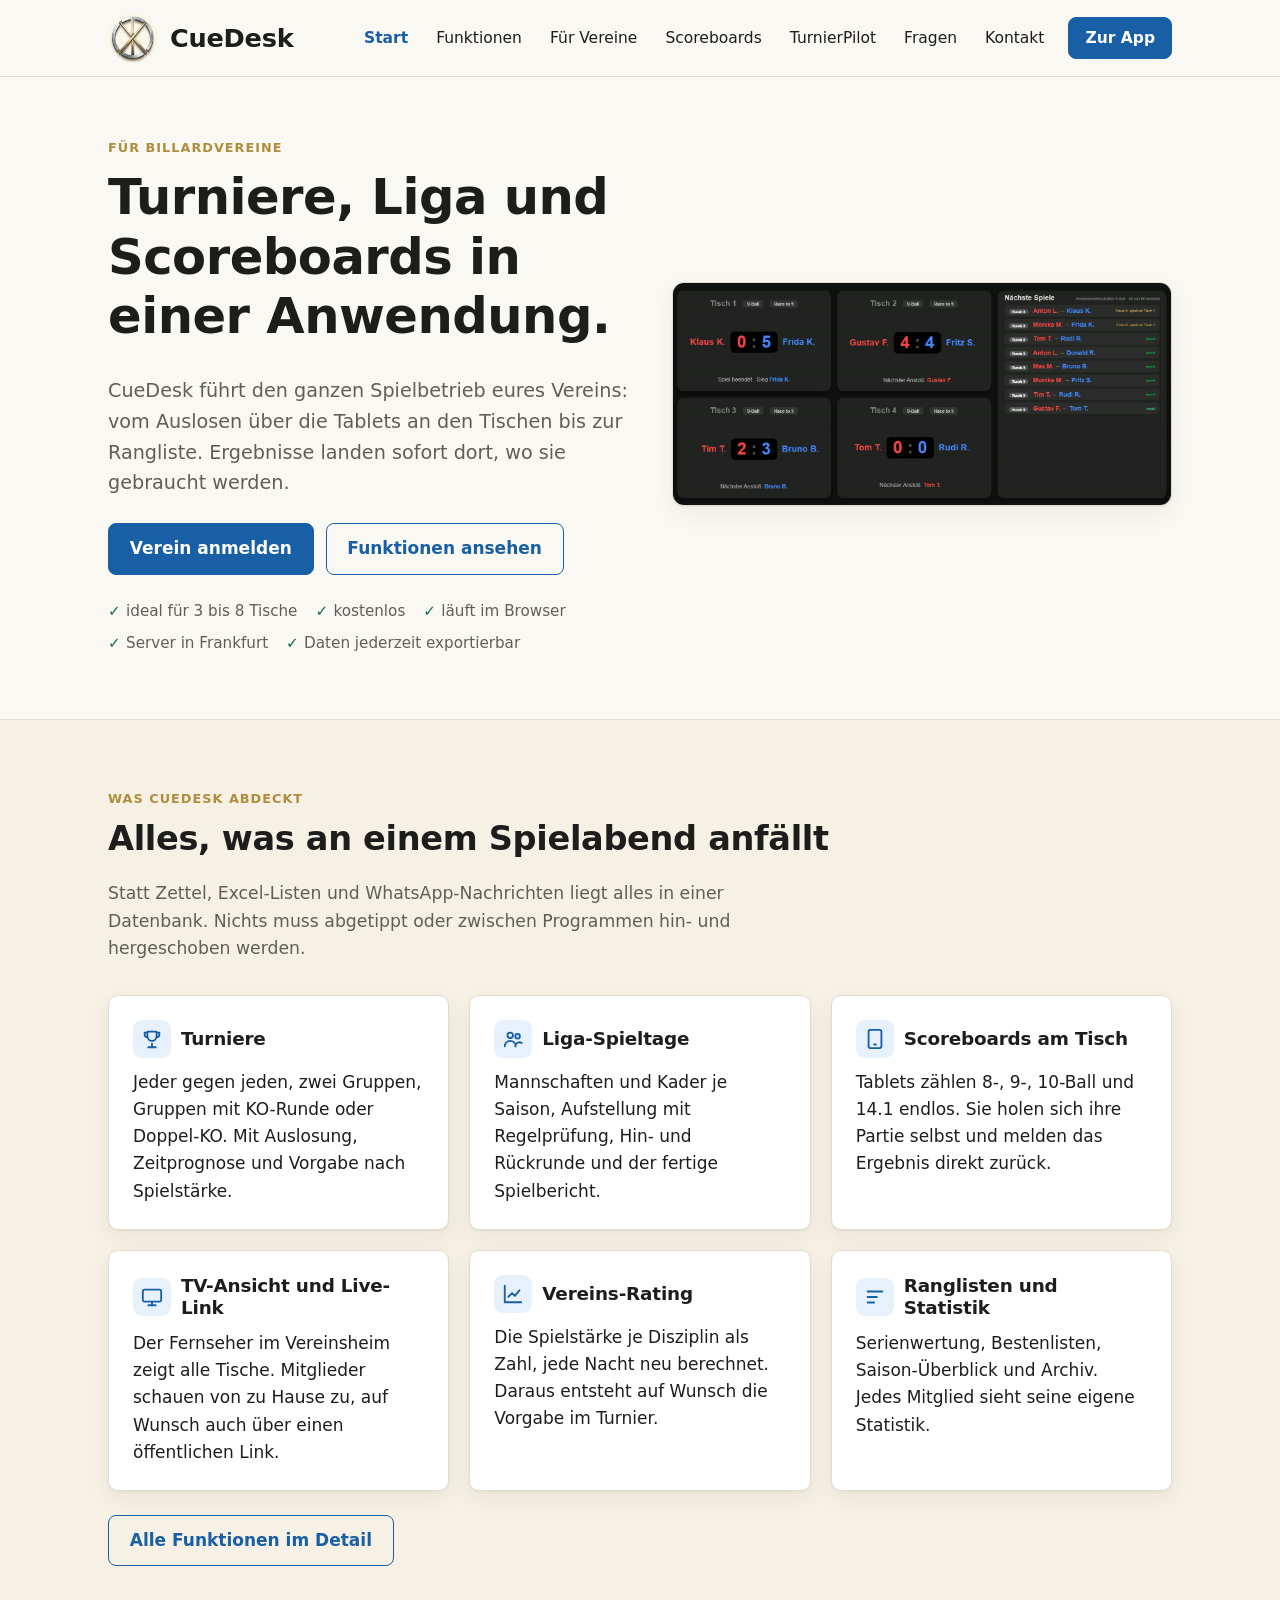
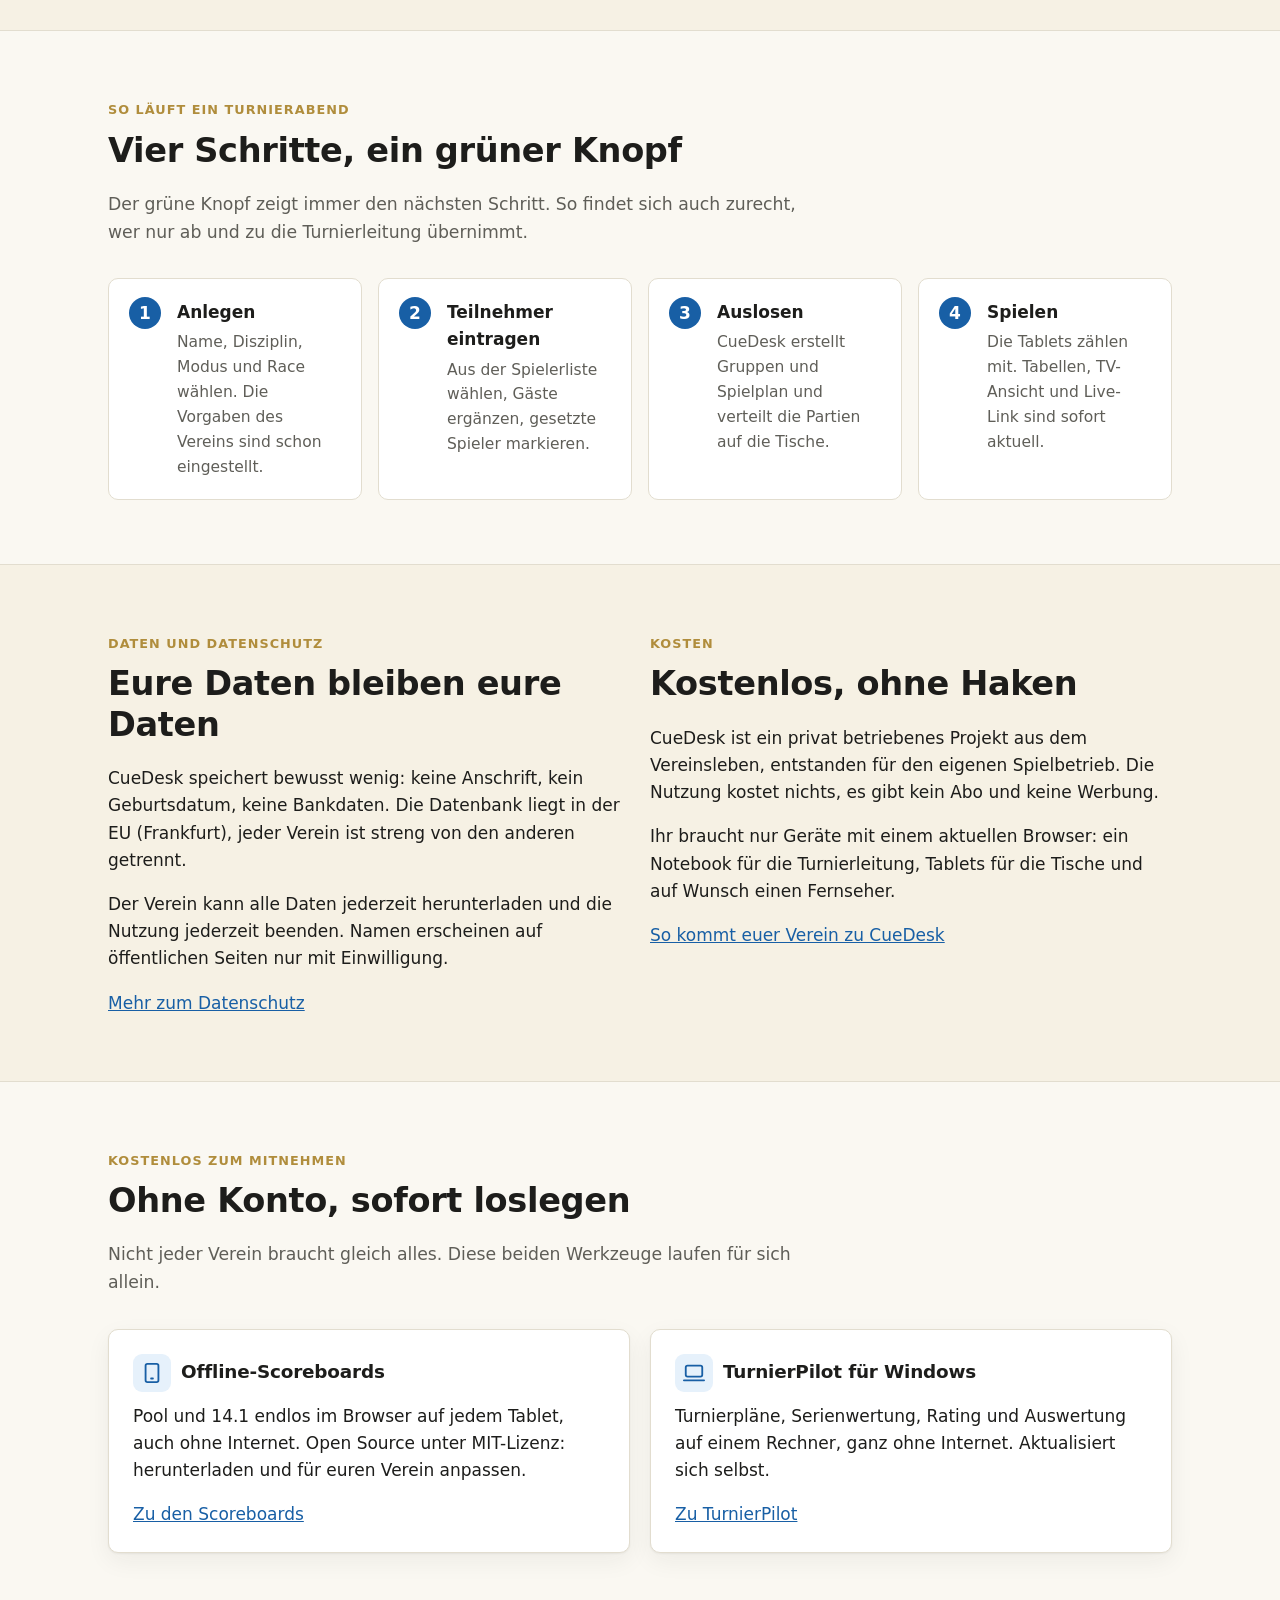
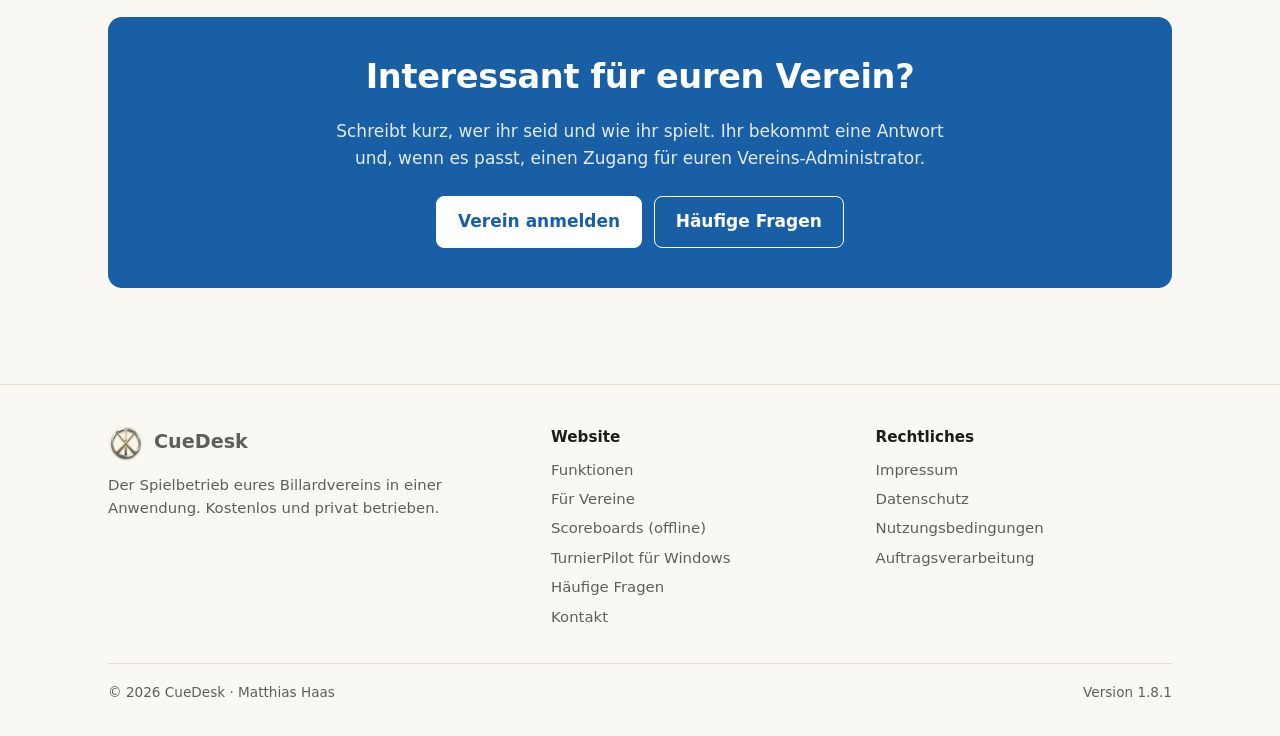
<file: index.html>
<!doctype html>
<html lang="de">
<head>
  <meta charset="utf-8">
  <meta name="viewport" content="width=device-width, initial-scale=1">
  <title>CueDesk – Turniere, Liga und Scoreboards für Billardvereine</title>
  <meta name="description" content="CueDesk führt den Spielbetrieb von Billardvereinen: Turniere, Liga-Spieltage, Scoreboards an den Tischen, TV-Ansicht, Live-Link, Vereins-Rating und Statistik. Kostenlos, im Browser.">
  <meta property="og:title" content="CueDesk – Turniere, Liga und Scoreboards für Billardvereine">
  <meta property="og:description" content="CueDesk führt den Spielbetrieb von Billardvereinen: Turniere, Liga-Spieltage, Scoreboards an den Tischen, TV-Ansicht, Live-Link, Vereins-Rating und Statistik. Kostenlos, im Browser.">
  <meta property="og:image" content="https://www.cuedesk.de/bilder/icon-192.png">
  <meta property="og:locale" content="de_DE">
  <meta name="theme-color" content="#f6f1e4">
  <link rel="icon" type="image/png" sizes="32x32" href="bilder/favicon-32.png">
  <link rel="icon" type="image/png" sizes="48x48" href="bilder/favicon-48.png">
  <link rel="apple-touch-icon" href="bilder/apple-touch-icon.png">
  <link rel="stylesheet" href="assets/stil.css">
</head>
<body>
  <header class="kopf">
    <div class="huelle">
      <a class="marke" href="index.html"><img src="bilder/icon-192.png" alt="" width="36" height="36">CueDesk</a>
      <button class="menue-knopf" type="button" aria-expanded="false" aria-controls="navi">Menü</button>
      <nav class="navi" id="navi" aria-label="Hauptmenü">
        <a href="index.html">Start</a>
        <a href="funktionen.html">Funktionen</a>
        <a href="fuer-vereine.html">Für Vereine</a>
        <a href="scoreboards.html">Scoreboards</a>
        <a href="turnierpilot.html">TurnierPilot</a>
        <a href="fragen.html">Fragen</a>
        <a href="kontakt.html">Kontakt</a>
        <a class="knopf" href="https://app.cuedesk.de">Zur App</a>
      </nav>
    </div>
  </header>

  <main>
    <section class="buehne">
      <div class="huelle">
        <div>
          <span class="dachzeile">Für Billardvereine</span>
          <h1>Turniere, Liga und Scoreboards in einer Anwendung.</h1>
          <p class="unterzeile">CueDesk führt den ganzen Spielbetrieb eures Vereins: vom Auslosen über die Tablets an den Tischen bis zur Rangliste. Ergebnisse landen sofort dort, wo sie gebraucht werden.</p>
          <div class="knopfreihe">
            <a class="knopf" href="kontakt.html">Verein anmelden</a>
            <a class="knopf zweit" href="funktionen.html">Funktionen ansehen</a>
          </div>
          <ul class="merkmale-kurz">
            <li>ideal für 3 bis 8 Tische</li>
            <li>kostenlos</li>
            <li>läuft im Browser</li>
            <li>Server in Frankfurt</li>
            <li>Daten jederzeit exportierbar</li>
          </ul>
        </div>
        <figure class="bildschirm" style="margin:0"><img src="bilder/cuedesk/live-tische.jpg" width="1432" height="639" alt="TV-Ansicht in CueDesk: vier Tische mit Spielstand und die Liste der nächsten Spiele"></figure>
      </div>
    </section>

    <section class="abschnitt getoent">
      <div class="huelle">
        <span class="dachzeile">Was CueDesk abdeckt</span>
        <h2>Alles, was an einem Spielabend anfällt</h2>
        <p class="einleitung">Statt Zettel, Excel-Listen und WhatsApp-Nachrichten liegt alles in einer Datenbank. Nichts muss abgetippt oder zwischen Programmen hin- und hergeschoben werden.</p>
        <div class="raster drei">
          <article class="karte">
            <h3><span class="symbol"><svg viewBox="0 0 24 24" fill="none" stroke="currentColor" stroke-width="2" stroke-linecap="round" stroke-linejoin="round"><path d="M8 21h8M12 17v4M7 4h10v5a5 5 0 0 1-10 0V4z"/><path d="M17 5h3v2a3 3 0 0 1-3 3M7 5H4v2a3 3 0 0 0 3 3"/></svg></span>Turniere</h3>
            <p>Jeder gegen jeden, zwei Gruppen, Gruppen mit KO-Runde oder Doppel-KO. Mit Auslosung, Zeitprognose und Vorgabe nach Spielstärke.</p>
          </article>
          <article class="karte">
            <h3><span class="symbol"><svg viewBox="0 0 24 24" fill="none" stroke="currentColor" stroke-width="2" stroke-linecap="round" stroke-linejoin="round"><circle cx="9" cy="8" r="3"/><circle cx="17" cy="9" r="2.5"/><path d="M3 20a6 6 0 0 1 12 0M14.5 20a4.5 4.5 0 0 1 7-3.7"/></svg></span>Liga-Spieltage</h3>
            <p>Mannschaften und Kader je Saison, Aufstellung mit Regelprüfung, Hin- und Rückrunde und der fertige Spielbericht.</p>
          </article>
          <article class="karte">
            <h3><span class="symbol"><svg viewBox="0 0 24 24" fill="none" stroke="currentColor" stroke-width="2" stroke-linecap="round" stroke-linejoin="round"><rect x="5" y="2" width="14" height="20" rx="2"/><path d="M11 18h2"/></svg></span>Scoreboards am Tisch</h3>
            <p>Tablets zählen 8-, 9-, 10-Ball und 14.1 endlos. Sie holen sich ihre Partie selbst und melden das Ergebnis direkt zurück.</p>
          </article>
          <article class="karte">
            <h3><span class="symbol"><svg viewBox="0 0 24 24" fill="none" stroke="currentColor" stroke-width="2" stroke-linecap="round" stroke-linejoin="round"><rect x="2" y="4" width="20" height="13" rx="2"/><path d="M8 21h8M12 17v4"/></svg></span>TV-Ansicht und Live-Link</h3>
            <p>Der Fernseher im Vereinsheim zeigt alle Tische. Mitglieder schauen von zu Hause zu, auf Wunsch auch über einen öffentlichen Link.</p>
          </article>
          <article class="karte">
            <h3><span class="symbol"><svg viewBox="0 0 24 24" fill="none" stroke="currentColor" stroke-width="2" stroke-linecap="round" stroke-linejoin="round"><path d="M3 3v18h18"/><path d="M7 15l4-4 3 3 5-6"/></svg></span>Vereins-Rating</h3>
            <p>Die Spielstärke je Disziplin als Zahl, jede Nacht neu berechnet. Daraus entsteht auf Wunsch die Vorgabe im Turnier.</p>
          </article>
          <article class="karte">
            <h3><span class="symbol"><svg viewBox="0 0 24 24" fill="none" stroke="currentColor" stroke-width="2" stroke-linecap="round" stroke-linejoin="round"><path d="M4 6h16M4 12h10M4 18h7"/></svg></span>Ranglisten und Statistik</h3>
            <p>Serienwertung, Bestenlisten, Saison-Überblick und Archiv. Jedes Mitglied sieht seine eigene Statistik.</p>
          </article>
        </div>
        <div class="knopfreihe"><a class="knopf zweit" href="funktionen.html">Alle Funktionen im Detail</a></div>
      </div>
    </section>

    <section class="abschnitt">
      <div class="huelle">
        <span class="dachzeile">So läuft ein Turnierabend</span>
        <h2>Vier Schritte, ein grüner Knopf</h2>
        <p class="einleitung">Der grüne Knopf zeigt immer den nächsten Schritt. So findet sich auch zurecht, wer nur ab und zu die Turnierleitung übernimmt.</p>
        <ol class="schritte waagerecht">
          <li><strong>Anlegen</strong><p>Name, Disziplin, Modus und Race wählen. Die Vorgaben des Vereins sind schon eingestellt.</p></li>
          <li><strong>Teilnehmer eintragen</strong><p>Aus der Spielerliste wählen, Gäste ergänzen, gesetzte Spieler markieren.</p></li>
          <li><strong>Auslosen</strong><p>CueDesk erstellt Gruppen und Spielplan und verteilt die Partien auf die Tische.</p></li>
          <li><strong>Spielen</strong><p>Die Tablets zählen mit. Tabellen, TV-Ansicht und Live-Link sind sofort aktuell.</p></li>
        </ol>
      </div>
    </section>

    <section class="abschnitt getoent">
      <div class="huelle">
        <div class="raster zwei" style="margin-top:0">
          <div>
            <span class="dachzeile">Daten und Datenschutz</span>
            <h2>Eure Daten bleiben eure Daten</h2>
            <p>CueDesk speichert bewusst wenig: keine Anschrift, kein Geburtsdatum, keine Bankdaten. Die Datenbank liegt in der EU (Frankfurt), jeder Verein ist streng von den anderen getrennt.</p>
            <p>Der Verein kann alle Daten jederzeit herunterladen und die Nutzung jederzeit beenden. Namen erscheinen auf öffentlichen Seiten nur mit Einwilligung.</p>
            <a href="fuer-vereine.html#datenschutz">Mehr zum Datenschutz</a>
          </div>
          <div>
            <span class="dachzeile">Kosten</span>
            <h2>Kostenlos, ohne Haken</h2>
            <p>CueDesk ist ein privat betriebenes Projekt aus dem Vereinsleben, entstanden für den eigenen Spielbetrieb. Die Nutzung kostet nichts, es gibt kein Abo und keine Werbung.</p>
            <p>Ihr braucht nur Geräte mit einem aktuellen Browser: ein Notebook für die Turnierleitung, Tablets für die Tische und auf Wunsch einen Fernseher.</p>
            <a href="fuer-vereine.html">So kommt euer Verein zu CueDesk</a>
          </div>
        </div>
      </div>
    </section>

    <section class="abschnitt">
      <div class="huelle">
        <span class="dachzeile">Kostenlos zum Mitnehmen</span>
        <h2>Ohne Konto, sofort loslegen</h2>
        <p class="einleitung">Nicht jeder Verein braucht gleich alles. Diese beiden Werkzeuge laufen für sich allein.</p>
        <div class="raster zwei">
          <article class="karte">
            <h3><span class="symbol"><svg viewBox="0 0 24 24" fill="none" stroke="currentColor" stroke-width="2" stroke-linecap="round" stroke-linejoin="round"><rect x="5" y="2" width="14" height="20" rx="2"/><path d="M11 18h2"/></svg></span>Offline-Scoreboards</h3>
            <p>Pool und 14.1 endlos im Browser auf jedem Tablet, auch ohne Internet. Open Source unter MIT-Lizenz: herunterladen und für euren Verein anpassen.</p>
            <a href="scoreboards.html">Zu den Scoreboards</a>
          </article>
          <article class="karte">
            <h3><span class="symbol"><svg viewBox="0 0 24 24" fill="none" stroke="currentColor" stroke-width="2" stroke-linecap="round" stroke-linejoin="round"><rect x="3" y="4" width="18" height="12" rx="2"/><path d="M1 20h22"/></svg></span>TurnierPilot für Windows</h3>
            <p>Turnierpläne, Serienwertung, Rating und Auswertung auf einem Rechner, ganz ohne Internet. Aktualisiert sich selbst.</p>
            <a href="turnierpilot.html">Zu TurnierPilot</a>
          </article>
        </div>
      </div>
    </section>

    <section class="abschnitt" style="padding-top:0">
      <div class="huelle">
        <div class="aufruf">
          <h2>Interessant für euren Verein?</h2>
          <p>Schreibt kurz, wer ihr seid und wie ihr spielt. Ihr bekommt eine Antwort und, wenn es passt, einen Zugang für euren Vereins-Administrator.</p>
          <div class="knopfreihe">
            <a class="knopf" href="kontakt.html">Verein anmelden</a>
            <a class="knopf zweit" href="fragen.html">Häufige Fragen</a>
          </div>
        </div>
      </div>
    </section>
  </main>

  <footer class="fuss">
    <div class="huelle">
      <div>
        <a class="marke" href="index.html"><img src="bilder/icon-192.png" alt="" width="36" height="36">CueDesk</a>
        <p style="margin-top:.8rem">Der Spielbetrieb eures Billardvereins in einer Anwendung. Kostenlos und privat betrieben.</p>
      </div>
      <div>
        <h4>Website</h4>
        <ul>
          <li><a href="funktionen.html">Funktionen</a></li>
          <li><a href="fuer-vereine.html">Für Vereine</a></li>
          <li><a href="scoreboards.html">Scoreboards (offline)</a></li>
          <li><a href="turnierpilot.html">TurnierPilot für Windows</a></li>
          <li><a href="fragen.html">Häufige Fragen</a></li>
          <li><a href="kontakt.html">Kontakt</a></li>
        </ul>
      </div>
      <div>
        <h4>Rechtliches</h4>
        <ul>
          <li><a href="https://app.cuedesk.de/impressum.html">Impressum</a></li>
          <li><a href="https://app.cuedesk.de/datenschutz.html">Datenschutz</a></li>
          <li><a href="https://app.cuedesk.de/nutzungsbedingungen.html">Nutzungsbedingungen</a></li>
          <li><a href="https://app.cuedesk.de/auftragsverarbeitung.html">Auftragsverarbeitung</a></li>
        </ul>
      </div>
      <div class="unten">
        <span>© <span data-jahr>2026</span> CueDesk · Matthias Haas</span>
        <span data-version>Version</span>
      </div>
    </div>
  </footer>

  <script src="assets/seite.js"></script>
</body>
</html>
</file>
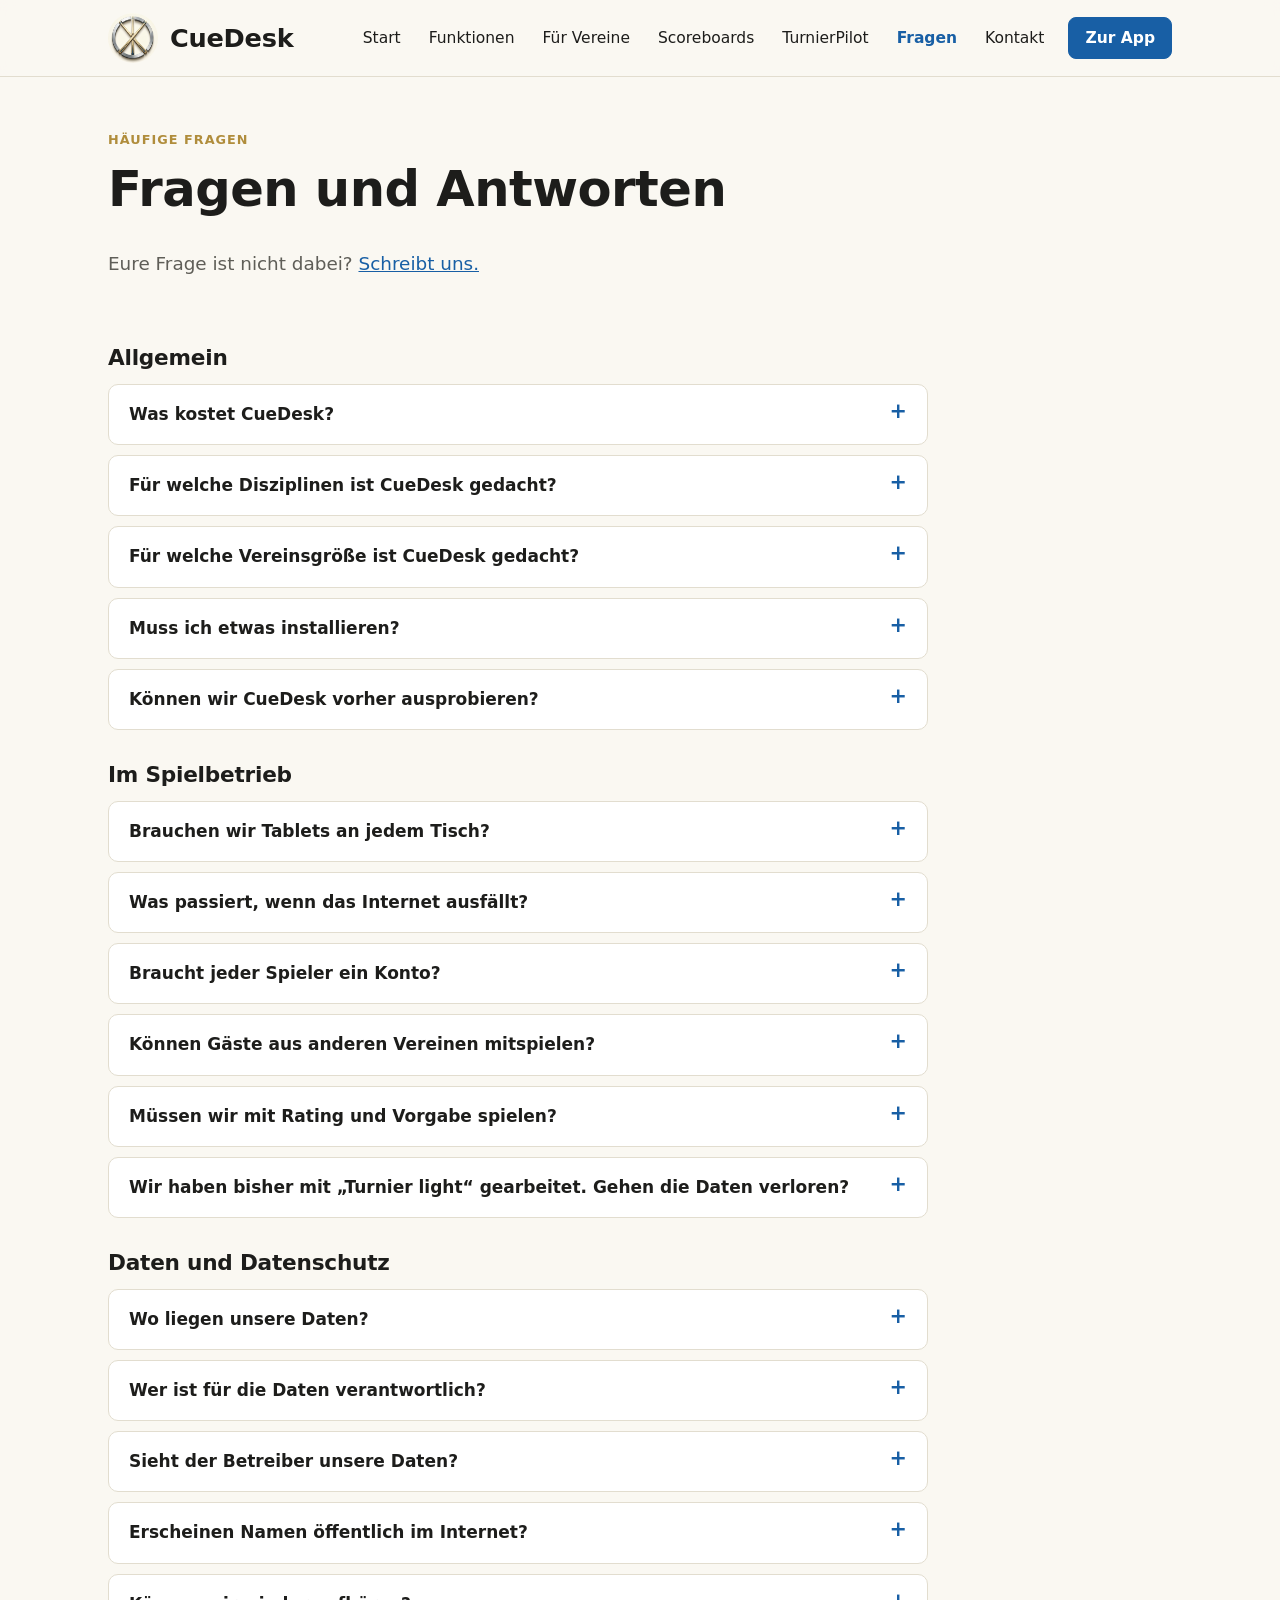
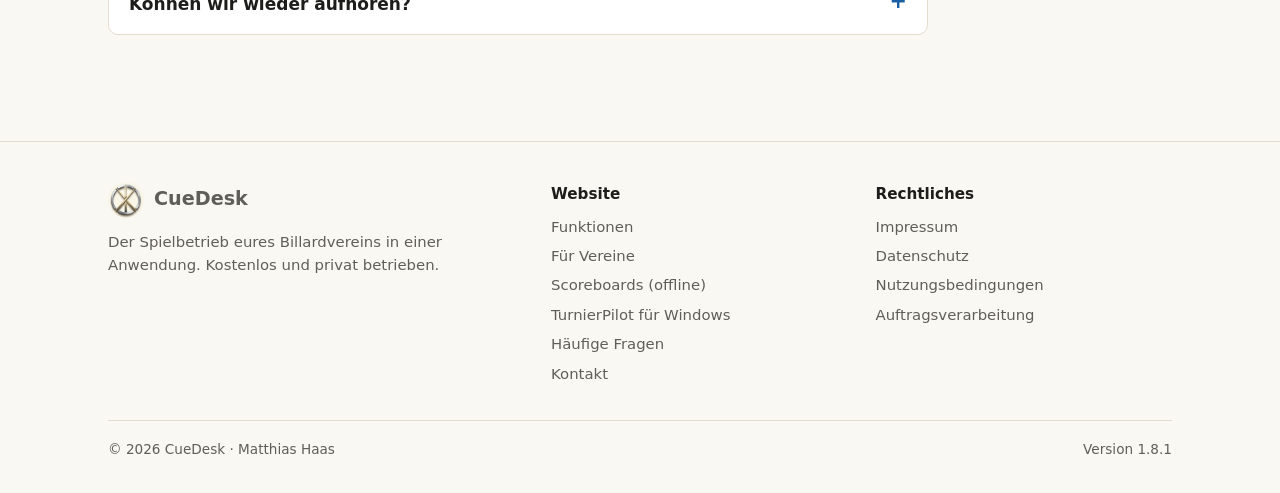
<file: fragen.html>
<!doctype html>
<html lang="de">
<head>
  <meta charset="utf-8">
  <meta name="viewport" content="width=device-width, initial-scale=1">
  <title>Häufige Fragen · CueDesk</title>
  <meta name="description" content="Antworten auf häufige Fragen zu CueDesk: Kosten, Geräte, Internet, Konten, Rating und Datenschutz.">
  <meta property="og:title" content="Häufige Fragen · CueDesk">
  <meta property="og:description" content="Antworten auf häufige Fragen zu CueDesk: Kosten, Geräte, Internet, Konten, Rating und Datenschutz.">
  <meta property="og:image" content="https://www.cuedesk.de/bilder/icon-192.png">
  <meta property="og:locale" content="de_DE">
  <meta name="theme-color" content="#f6f1e4">
  <link rel="icon" type="image/png" sizes="32x32" href="bilder/favicon-32.png">
  <link rel="icon" type="image/png" sizes="48x48" href="bilder/favicon-48.png">
  <link rel="apple-touch-icon" href="bilder/apple-touch-icon.png">
  <link rel="stylesheet" href="assets/stil.css">
</head>
<body>
  <header class="kopf">
    <div class="huelle">
      <a class="marke" href="index.html"><img src="bilder/icon-192.png" alt="" width="36" height="36">CueDesk</a>
      <button class="menue-knopf" type="button" aria-expanded="false" aria-controls="navi">Menü</button>
      <nav class="navi" id="navi" aria-label="Hauptmenü">
        <a href="index.html">Start</a>
        <a href="funktionen.html">Funktionen</a>
        <a href="fuer-vereine.html">Für Vereine</a>
        <a href="scoreboards.html">Scoreboards</a>
        <a href="turnierpilot.html">TurnierPilot</a>
        <a href="fragen.html">Fragen</a>
        <a href="kontakt.html">Kontakt</a>
        <a class="knopf" href="https://app.cuedesk.de">Zur App</a>
      </nav>
    </div>
  </header>

  <main>
    <section class="seitenkopf">
      <div class="huelle">
        <span class="dachzeile">Häufige Fragen</span>
        <h1>Fragen und Antworten</h1>
        <p>Eure Frage ist nicht dabei? <a href="kontakt.html">Schreibt uns.</a></p>
      </div>
    </section>

    <section class="abschnitt" style="padding-top:8px">
      <div class="huelle">
        <div class="fragen">

          <h2>Allgemein</h2>
          <details>
            <summary>Was kostet CueDesk?</summary>
            <div><p>Nichts. CueDesk ist kostenlos, ohne Abo und ohne Werbung. Es wird privat betrieben.</p></div>
          </details>
          <details>
            <summary>Für welche Disziplinen ist CueDesk gedacht?</summary>
            <div><p>Für Pool-Billard: 8-, 9- und 10-Ball in Turnieren und Liga-Spieltagen sowie 14.1 endlos mit vollständigem Protokoll am Tablet.</p></div>
          </details>
          <details>
            <summary>Für welche Vereinsgröße ist CueDesk gedacht?</summary>
            <div><p>CueDesk ist ideal für Vereine mit 3 bis 8 Tischen. In dieser Größe ist es im Spielbetrieb erprobt.</p><p>Ihr habt mehr oder weniger Tische? Dann <a href="kontakt.html">schreibt uns</a> gern. Wir schauen gemeinsam, ob CueDesk zu euch passt.</p></div>
          </details>
          <details>
            <summary>Muss ich etwas installieren?</summary>
            <div><p>Nein. CueDesk läuft im Browser unter <a href="https://app.cuedesk.de">app.cuedesk.de</a>. Auf dem iPad lässt es sich als Symbol auf den Home-Bildschirm legen und startet dann im Vollbild.</p></div>
          </details>
          <details>
            <summary>Können wir CueDesk vorher ausprobieren?</summary>
            <div><p>Ja. Meldet euch über das <a href="kontakt.html">Kontaktformular</a>, dann zeigen wir euch CueDesk und klären, wie ihr es am besten testet.</p></div>
          </details>

          <h2>Im Spielbetrieb</h2>
          <details>
            <summary>Brauchen wir Tablets an jedem Tisch?</summary>
            <div><p>Nein, Tablets sind praktisch, aber nicht nötig. Ohne Tablet trägt die Turnierleitung die Ergebnisse am Notebook ein. Mit Tablets kommen die Ergebnisse direkt vom Tisch.</p></div>
          </details>
          <details>
            <summary>Was passiert, wenn das Internet ausfällt?</summary>
            <div><p>Die Scoreboards an den Tischen zählen weiter. Ergebnisse aus dieser Zeit tragt ihr danach von Hand nach. Für das Vereinsheim empfiehlt sich ein stabiles WLAN oder ein mobiler Router.</p></div>
          </details>
          <details>
            <summary>Braucht jeder Spieler ein Konto?</summary>
            <div><p>Nein. Spieler werden einfach in der Spielerliste geführt. Ein Konto bekommt nur, wer etwas sehen oder tun soll, etwa die Turnierleitung oder Mitglieder, die ihre Statistik ansehen oder Spiele live verfolgen möchten.</p></div>
          </details>
          <details>
            <summary>Können Gäste aus anderen Vereinen mitspielen?</summary>
            <div><p>Ja. Gäste lassen sich in jedes Turnier aufnehmen. Sie haben kein Rating und stehen in keiner Rangliste, Partien mit Gästen zählen in Vereinsturnieren nicht für das Rating.</p></div>
          </details>
          <details>
            <summary>Müssen wir mit Rating und Vorgabe spielen?</summary>
            <div><p>Nein. Das Vereins-Rating lässt sich ausschalten, dann ist alles dazu ausgeblendet. Die Vorgabe wählt ihr ohnehin für jedes Turnier einzeln.</p></div>
          </details>
          <details>
            <summary>Wir haben bisher mit „Turnier light“ gearbeitet. Gehen die Daten verloren?</summary>
            <div><p>Nein. Der Datenbestand aus Turnier light lässt sich einlesen. So stimmen Rating und Ranglisten von Anfang an.</p></div>
          </details>

          <h2>Daten und Datenschutz</h2>
          <details>
            <summary>Wo liegen unsere Daten?</summary>
            <div><p>In einer Datenbank bei Supabase in der Region Frankfurt (EU). Jeder Verein ist dort streng von den anderen getrennt, jede Woche wird eine verschlüsselte Sicherung angelegt.</p></div>
          </details>
          <details>
            <summary>Wer ist für die Daten verantwortlich?</summary>
            <div><p>Der Verein für die Daten, die er einträgt. CueDesk verarbeitet sie in seinem Auftrag; dafür stimmt der Vereins-Administrator dem <a href="https://app.cuedesk.de/auftragsverarbeitung.html">Vertrag zur Auftragsverarbeitung</a> zu.</p></div>
          </details>
          <details>
            <summary>Sieht der Betreiber unsere Daten?</summary>
            <div><p>Nein, nur Kennzahlen wie die Zahl der Turniere. Braucht ihr Hilfe, könnt ihr einen befristeten Support-Zugang mit reinem Lesezugriff freigeben und jederzeit wieder entziehen.</p></div>
          </details>
          <details>
            <summary>Erscheinen Namen öffentlich im Internet?</summary>
            <div><p>Nur mit Einwilligung des Spielers. Ohne Einwilligung steht auf öffentlichen Seiten wie dem Live-Link nur ein Kürzel.</p></div>
          </details>
          <details>
            <summary>Können wir wieder aufhören?</summary>
            <div><p>Ja, jederzeit. Vorher ladet ihr alle Vereinsdaten als Datei herunter. Danach wird der Verein gesperrt und nach einer Frist endgültig gelöscht.</p></div>
          </details>

        </div>
      </div>
    </section>
  </main>

  <footer class="fuss">
    <div class="huelle">
      <div>
        <a class="marke" href="index.html"><img src="bilder/icon-192.png" alt="" width="36" height="36">CueDesk</a>
        <p style="margin-top:.8rem">Der Spielbetrieb eures Billardvereins in einer Anwendung. Kostenlos und privat betrieben.</p>
      </div>
      <div>
        <h4>Website</h4>
        <ul>
          <li><a href="funktionen.html">Funktionen</a></li>
          <li><a href="fuer-vereine.html">Für Vereine</a></li>
          <li><a href="scoreboards.html">Scoreboards (offline)</a></li>
          <li><a href="turnierpilot.html">TurnierPilot für Windows</a></li>
          <li><a href="fragen.html">Häufige Fragen</a></li>
          <li><a href="kontakt.html">Kontakt</a></li>
        </ul>
      </div>
      <div>
        <h4>Rechtliches</h4>
        <ul>
          <li><a href="https://app.cuedesk.de/impressum.html">Impressum</a></li>
          <li><a href="https://app.cuedesk.de/datenschutz.html">Datenschutz</a></li>
          <li><a href="https://app.cuedesk.de/nutzungsbedingungen.html">Nutzungsbedingungen</a></li>
          <li><a href="https://app.cuedesk.de/auftragsverarbeitung.html">Auftragsverarbeitung</a></li>
        </ul>
      </div>
      <div class="unten">
        <span>© <span data-jahr>2026</span> CueDesk · Matthias Haas</span>
        <span data-version>Version</span>
      </div>
    </div>
  </footer>

  <script src="assets/seite.js"></script>
</body>
</html>
</file>
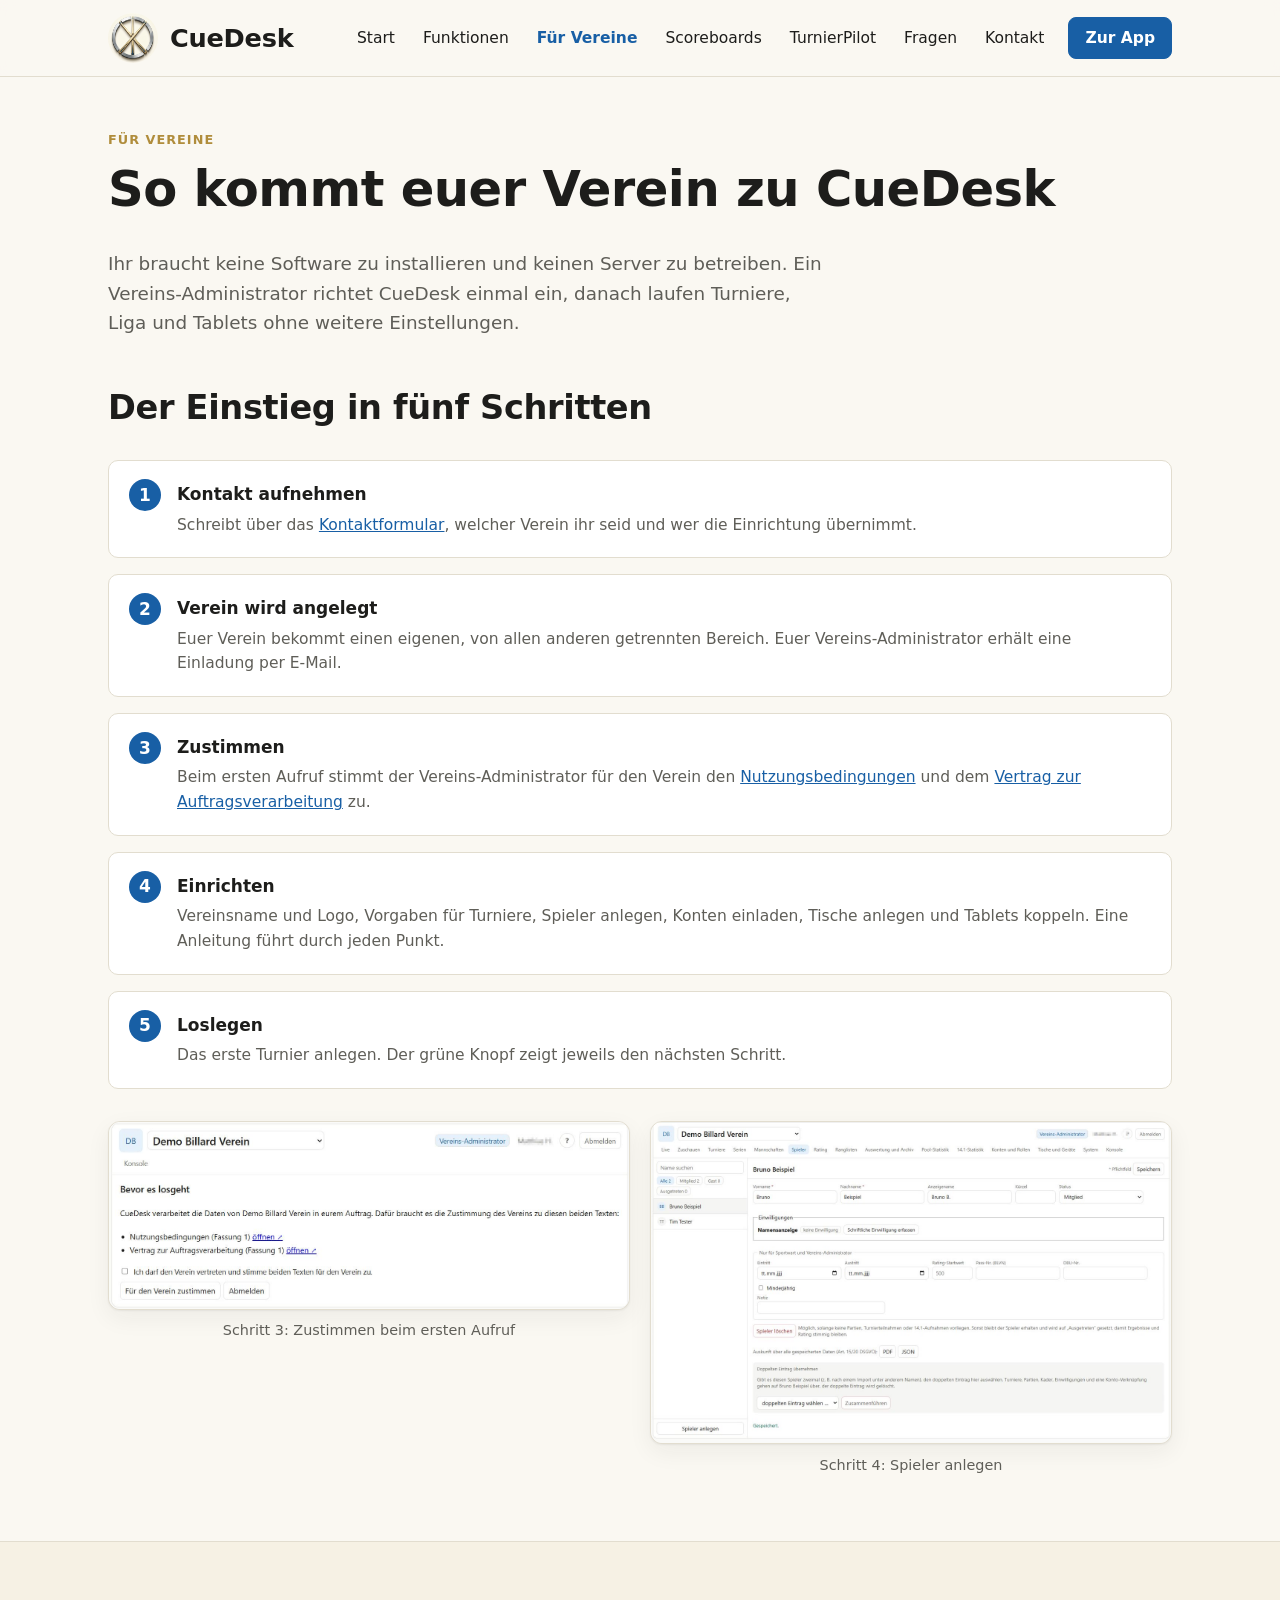
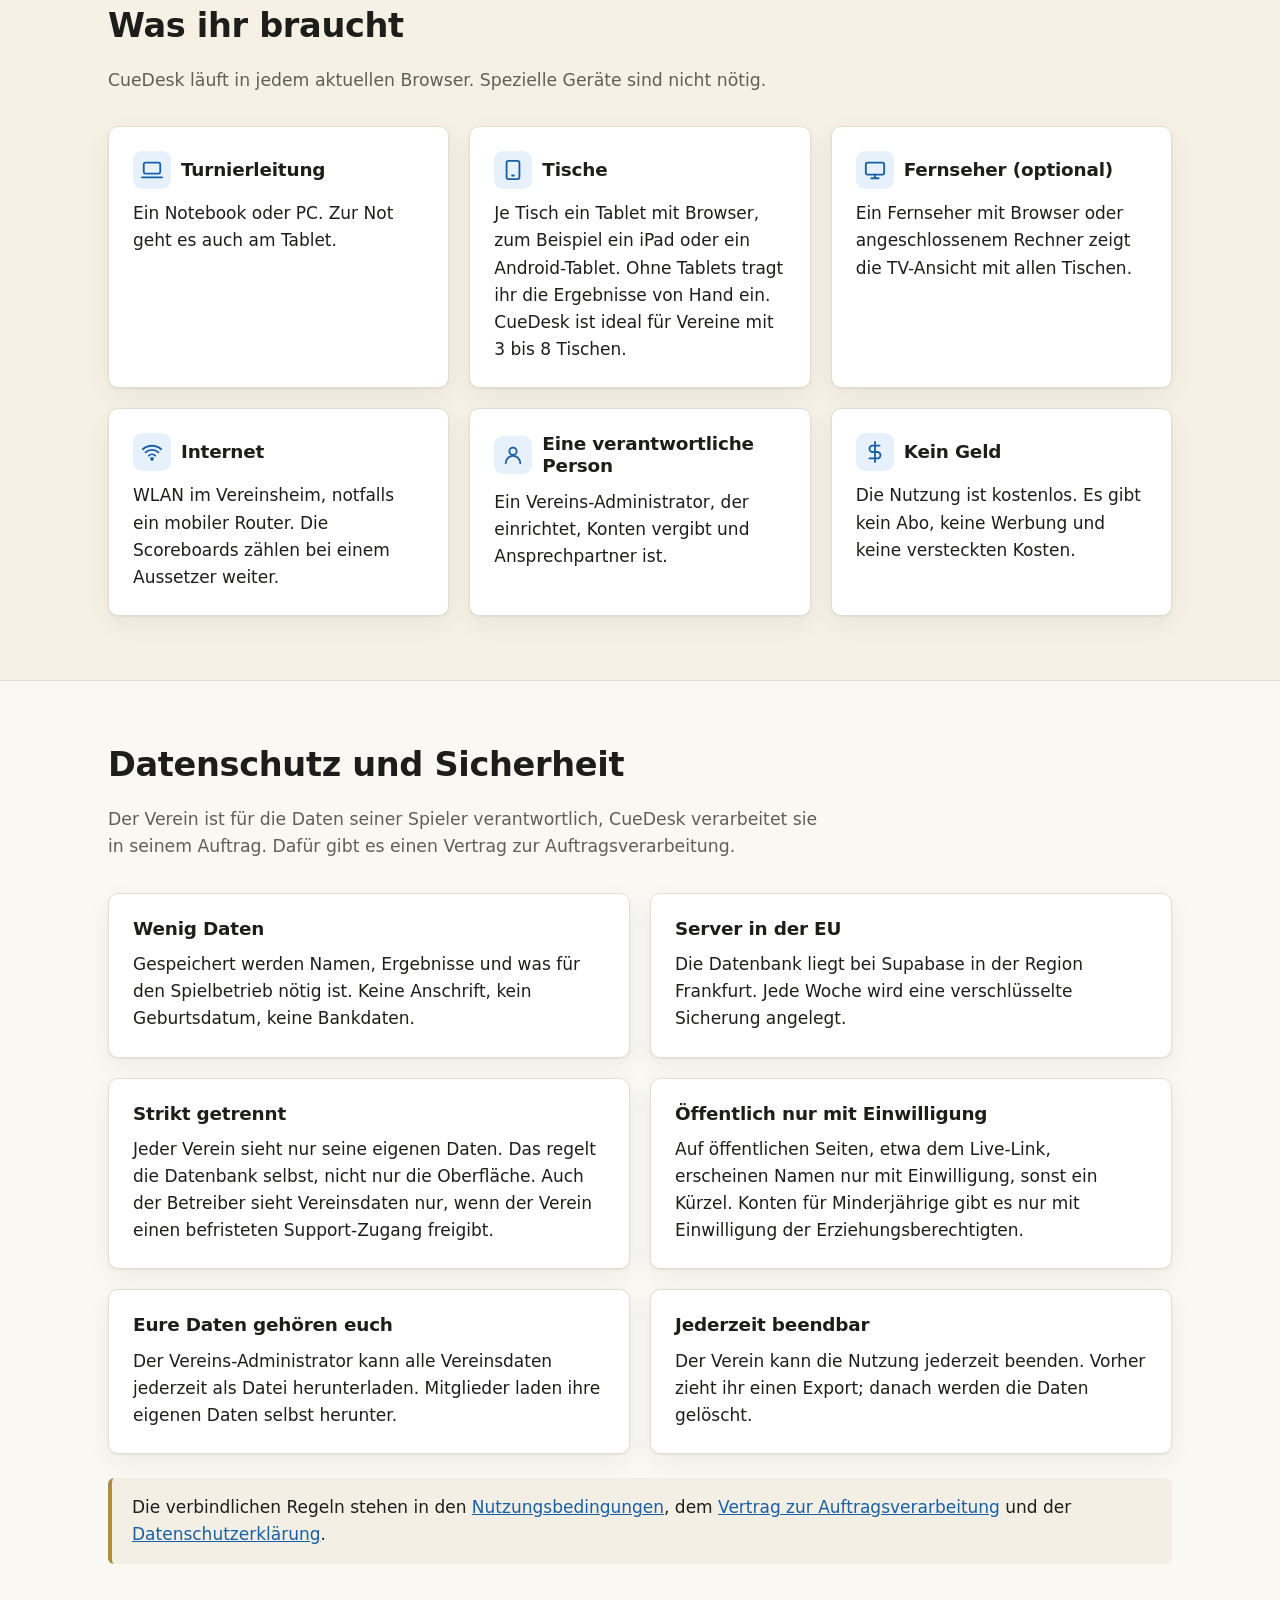
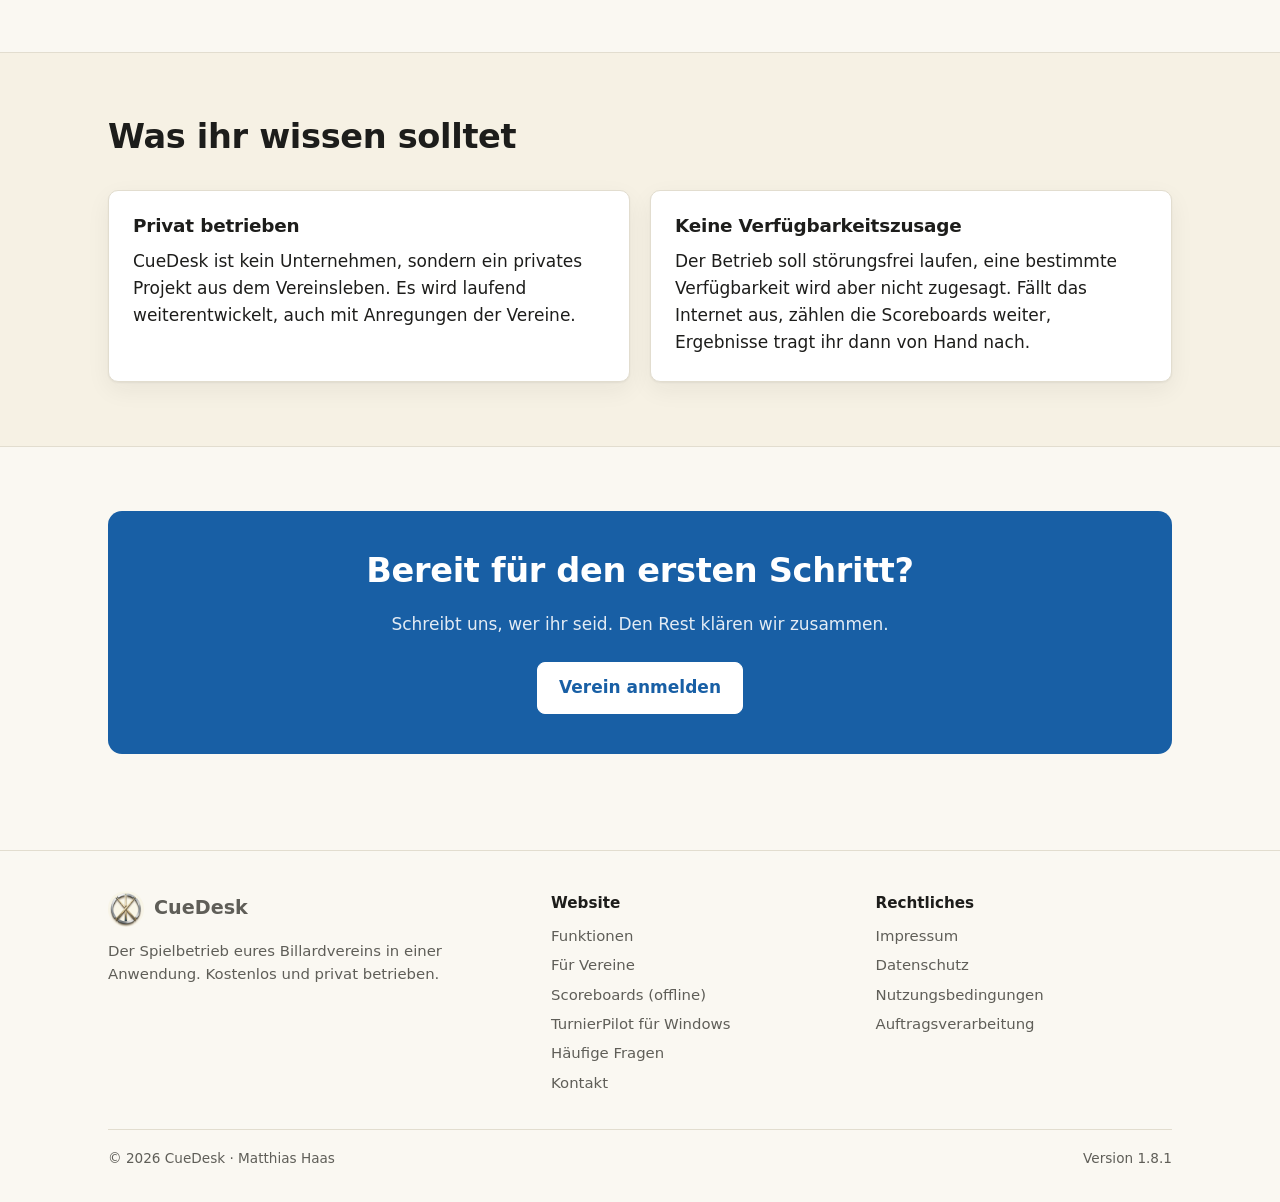
<file: fuer-vereine.html>
<!doctype html>
<html lang="de">
<head>
  <meta charset="utf-8">
  <meta name="viewport" content="width=device-width, initial-scale=1">
  <title>Für Vereine · CueDesk</title>
  <meta name="description" content="So kommt euer Billardverein zu CueDesk: Einstieg in fünf Schritten, was ihr braucht, Datenschutz und Sicherheit.">
  <meta property="og:title" content="Für Vereine · CueDesk">
  <meta property="og:description" content="So kommt euer Billardverein zu CueDesk: Einstieg in fünf Schritten, was ihr braucht, Datenschutz und Sicherheit.">
  <meta property="og:image" content="https://www.cuedesk.de/bilder/icon-192.png">
  <meta property="og:locale" content="de_DE">
  <meta name="theme-color" content="#f6f1e4">
  <link rel="icon" type="image/png" sizes="32x32" href="bilder/favicon-32.png">
  <link rel="icon" type="image/png" sizes="48x48" href="bilder/favicon-48.png">
  <link rel="apple-touch-icon" href="bilder/apple-touch-icon.png">
  <link rel="stylesheet" href="assets/stil.css">
</head>
<body>
  <header class="kopf">
    <div class="huelle">
      <a class="marke" href="index.html"><img src="bilder/icon-192.png" alt="" width="36" height="36">CueDesk</a>
      <button class="menue-knopf" type="button" aria-expanded="false" aria-controls="navi">Menü</button>
      <nav class="navi" id="navi" aria-label="Hauptmenü">
        <a href="index.html">Start</a>
        <a href="funktionen.html">Funktionen</a>
        <a href="fuer-vereine.html">Für Vereine</a>
        <a href="scoreboards.html">Scoreboards</a>
        <a href="turnierpilot.html">TurnierPilot</a>
        <a href="fragen.html">Fragen</a>
        <a href="kontakt.html">Kontakt</a>
        <a class="knopf" href="https://app.cuedesk.de">Zur App</a>
      </nav>
    </div>
  </header>

  <main>
    <section class="seitenkopf">
      <div class="huelle">
        <span class="dachzeile">Für Vereine</span>
        <h1>So kommt euer Verein zu CueDesk</h1>
        <p>Ihr braucht keine Software zu installieren und keinen Server zu betreiben. Ein Vereins-Administrator richtet CueDesk einmal ein, danach laufen Turniere, Liga und Tablets ohne weitere Einstellungen.</p>
      </div>
    </section>

    <section class="abschnitt" style="padding-top:24px">
      <div class="huelle">
        <h2>Der Einstieg in fünf Schritten</h2>
        <ol class="schritte">
          <li><strong>Kontakt aufnehmen</strong><p>Schreibt über das <a href="kontakt.html">Kontaktformular</a>, welcher Verein ihr seid und wer die Einrichtung übernimmt.</p></li>
          <li><strong>Verein wird angelegt</strong><p>Euer Verein bekommt einen eigenen, von allen anderen getrennten Bereich. Euer Vereins-Administrator erhält eine Einladung per E-Mail.</p></li>
          <li><strong>Zustimmen</strong><p>Beim ersten Aufruf stimmt der Vereins-Administrator für den Verein den <a href="https://app.cuedesk.de/nutzungsbedingungen.html">Nutzungsbedingungen</a> und dem <a href="https://app.cuedesk.de/auftragsverarbeitung.html">Vertrag zur Auftragsverarbeitung</a> zu.</p></li>
          <li><strong>Einrichten</strong><p>Vereinsname und Logo, Vorgaben für Turniere, Spieler anlegen, Konten einladen, Tische anlegen und Tablets koppeln. Eine Anleitung führt durch jeden Punkt.</p></li>
          <li><strong>Loslegen</strong><p>Das erste Turnier anlegen. Der grüne Knopf zeigt jeweils den nächsten Schritt.</p></li>
        </ol>
        <div class="raster zwei">
          <figure class="bildschirm" style="margin:0"><img src="bilder/cuedesk/zustimmen.jpg" width="1328" height="477" loading="lazy" alt="Erster Aufruf in CueDesk: Der Vereins-Administrator stimmt den Nutzungsbedingungen und dem Vertrag zur Auftragsverarbeitung zu"><figcaption>Schritt 3: Zustimmen beim ersten Aufruf</figcaption></figure>
          <figure class="bildschirm" style="margin:0"><img src="bilder/cuedesk/spieler.jpg" width="1400" height="866" loading="lazy" alt="Spieler anlegen in CueDesk mit Name, Anzeigename, Status und Einwilligung zur Namensanzeige"><figcaption>Schritt 4: Spieler anlegen</figcaption></figure>
        </div>
      </div>
    </section>

    <section class="abschnitt getoent">
      <div class="huelle">
        <h2>Was ihr braucht</h2>
        <p class="einleitung">CueDesk läuft in jedem aktuellen Browser. Spezielle Geräte sind nicht nötig.</p>
        <div class="raster drei">
          <article class="karte">
            <h3><span class="symbol"><svg viewBox="0 0 24 24" fill="none" stroke="currentColor" stroke-width="2" stroke-linecap="round" stroke-linejoin="round"><rect x="3" y="4" width="18" height="12" rx="2"/><path d="M1 20h22"/></svg></span>Turnierleitung</h3>
            <p>Ein Notebook oder PC. Zur Not geht es auch am Tablet.</p>
          </article>
          <article class="karte">
            <h3><span class="symbol"><svg viewBox="0 0 24 24" fill="none" stroke="currentColor" stroke-width="2" stroke-linecap="round" stroke-linejoin="round"><rect x="5" y="2" width="14" height="20" rx="2"/><path d="M11 18h2"/></svg></span>Tische</h3>
            <p>Je Tisch ein Tablet mit Browser, zum Beispiel ein iPad oder ein Android-Tablet. Ohne Tablets tragt ihr die Ergebnisse von Hand ein. CueDesk ist ideal für Vereine mit 3 bis 8 Tischen.</p>
          </article>
          <article class="karte">
            <h3><span class="symbol"><svg viewBox="0 0 24 24" fill="none" stroke="currentColor" stroke-width="2" stroke-linecap="round" stroke-linejoin="round"><rect x="2" y="4" width="20" height="13" rx="2"/><path d="M8 21h8M12 17v4"/></svg></span>Fernseher (optional)</h3>
            <p>Ein Fernseher mit Browser oder angeschlossenem Rechner zeigt die TV-Ansicht mit allen Tischen.</p>
          </article>
          <article class="karte">
            <h3><span class="symbol"><svg viewBox="0 0 24 24" fill="none" stroke="currentColor" stroke-width="2" stroke-linecap="round" stroke-linejoin="round"><path d="M5 12.5a10 10 0 0 1 14 0M8.5 16a5 5 0 0 1 7 0M2 9a15 15 0 0 1 20 0"/><circle cx="12" cy="19.5" r="1"/></svg></span>Internet</h3>
            <p>WLAN im Vereinsheim, notfalls ein mobiler Router. Die Scoreboards zählen bei einem Aussetzer weiter.</p>
          </article>
          <article class="karte">
            <h3><span class="symbol"><svg viewBox="0 0 24 24" fill="none" stroke="currentColor" stroke-width="2" stroke-linecap="round" stroke-linejoin="round"><circle cx="12" cy="8" r="4"/><path d="M4 21a8 8 0 0 1 16 0"/></svg></span>Eine verantwortliche Person</h3>
            <p>Ein Vereins-Administrator, der einrichtet, Konten vergibt und Ansprechpartner ist.</p>
          </article>
          <article class="karte">
            <h3><span class="symbol"><svg viewBox="0 0 24 24" fill="none" stroke="currentColor" stroke-width="2" stroke-linecap="round" stroke-linejoin="round"><path d="M12 1v22M17 5H9.5a3.5 3.5 0 0 0 0 7h5a3.5 3.5 0 0 1 0 7H6"/></svg></span>Kein Geld</h3>
            <p>Die Nutzung ist kostenlos. Es gibt kein Abo, keine Werbung und keine versteckten Kosten.</p>
          </article>
        </div>
      </div>
    </section>

    <section class="abschnitt" id="datenschutz">
      <div class="huelle">
        <h2>Datenschutz und Sicherheit</h2>
        <p class="einleitung">Der Verein ist für die Daten seiner Spieler verantwortlich, CueDesk verarbeitet sie in seinem Auftrag. Dafür gibt es einen Vertrag zur Auftragsverarbeitung.</p>
        <div class="raster zwei">
          <article class="karte">
            <h3>Wenig Daten</h3>
            <p>Gespeichert werden Namen, Ergebnisse und was für den Spielbetrieb nötig ist. Keine Anschrift, kein Geburtsdatum, keine Bankdaten.</p>
          </article>
          <article class="karte">
            <h3>Server in der EU</h3>
            <p>Die Datenbank liegt bei Supabase in der Region Frankfurt. Jede Woche wird eine verschlüsselte Sicherung angelegt.</p>
          </article>
          <article class="karte">
            <h3>Strikt getrennt</h3>
            <p>Jeder Verein sieht nur seine eigenen Daten. Das regelt die Datenbank selbst, nicht nur die Oberfläche. Auch der Betreiber sieht Vereinsdaten nur, wenn der Verein einen befristeten Support-Zugang freigibt.</p>
          </article>
          <article class="karte">
            <h3>Öffentlich nur mit Einwilligung</h3>
            <p>Auf öffentlichen Seiten, etwa dem Live-Link, erscheinen Namen nur mit Einwilligung, sonst ein Kürzel. Konten für Minderjährige gibt es nur mit Einwilligung der Erziehungsberechtigten.</p>
          </article>
          <article class="karte">
            <h3>Eure Daten gehören euch</h3>
            <p>Der Vereins-Administrator kann alle Vereinsdaten jederzeit als Datei herunterladen. Mitglieder laden ihre eigenen Daten selbst herunter.</p>
          </article>
          <article class="karte">
            <h3>Jederzeit beendbar</h3>
            <p>Der Verein kann die Nutzung jederzeit beenden. Vorher zieht ihr einen Export; danach werden die Daten gelöscht.</p>
          </article>
        </div>
        <div class="kasten">
          <p>Die verbindlichen Regeln stehen in den <a href="https://app.cuedesk.de/nutzungsbedingungen.html">Nutzungsbedingungen</a>, dem <a href="https://app.cuedesk.de/auftragsverarbeitung.html">Vertrag zur Auftragsverarbeitung</a> und der <a href="https://app.cuedesk.de/datenschutz.html">Datenschutzerklärung</a>.</p>
        </div>
      </div>
    </section>

    <section class="abschnitt getoent">
      <div class="huelle">
        <h2>Was ihr wissen solltet</h2>
        <div class="raster zwei">
          <article class="karte">
            <h3>Privat betrieben</h3>
            <p>CueDesk ist kein Unternehmen, sondern ein privates Projekt aus dem Vereinsleben. Es wird laufend weiterentwickelt, auch mit Anregungen der Vereine.</p>
          </article>
          <article class="karte">
            <h3>Keine Verfügbarkeitszusage</h3>
            <p>Der Betrieb soll störungsfrei laufen, eine bestimmte Verfügbarkeit wird aber nicht zugesagt. Fällt das Internet aus, zählen die Scoreboards weiter, Ergebnisse tragt ihr dann von Hand nach.</p>
          </article>
        </div>
      </div>
    </section>

    <section class="abschnitt">
      <div class="huelle">
        <div class="aufruf">
          <h2>Bereit für den ersten Schritt?</h2>
          <p>Schreibt uns, wer ihr seid. Den Rest klären wir zusammen.</p>
          <div class="knopfreihe">
            <a class="knopf" href="kontakt.html">Verein anmelden</a>
          </div>
        </div>
      </div>
    </section>
  </main>

  <footer class="fuss">
    <div class="huelle">
      <div>
        <a class="marke" href="index.html"><img src="bilder/icon-192.png" alt="" width="36" height="36">CueDesk</a>
        <p style="margin-top:.8rem">Der Spielbetrieb eures Billardvereins in einer Anwendung. Kostenlos und privat betrieben.</p>
      </div>
      <div>
        <h4>Website</h4>
        <ul>
          <li><a href="funktionen.html">Funktionen</a></li>
          <li><a href="fuer-vereine.html">Für Vereine</a></li>
          <li><a href="scoreboards.html">Scoreboards (offline)</a></li>
          <li><a href="turnierpilot.html">TurnierPilot für Windows</a></li>
          <li><a href="fragen.html">Häufige Fragen</a></li>
          <li><a href="kontakt.html">Kontakt</a></li>
        </ul>
      </div>
      <div>
        <h4>Rechtliches</h4>
        <ul>
          <li><a href="https://app.cuedesk.de/impressum.html">Impressum</a></li>
          <li><a href="https://app.cuedesk.de/datenschutz.html">Datenschutz</a></li>
          <li><a href="https://app.cuedesk.de/nutzungsbedingungen.html">Nutzungsbedingungen</a></li>
          <li><a href="https://app.cuedesk.de/auftragsverarbeitung.html">Auftragsverarbeitung</a></li>
        </ul>
      </div>
      <div class="unten">
        <span>© <span data-jahr>2026</span> CueDesk · Matthias Haas</span>
        <span data-version>Version</span>
      </div>
    </div>
  </footer>

  <script src="assets/seite.js"></script>
</body>
</html>
</file>
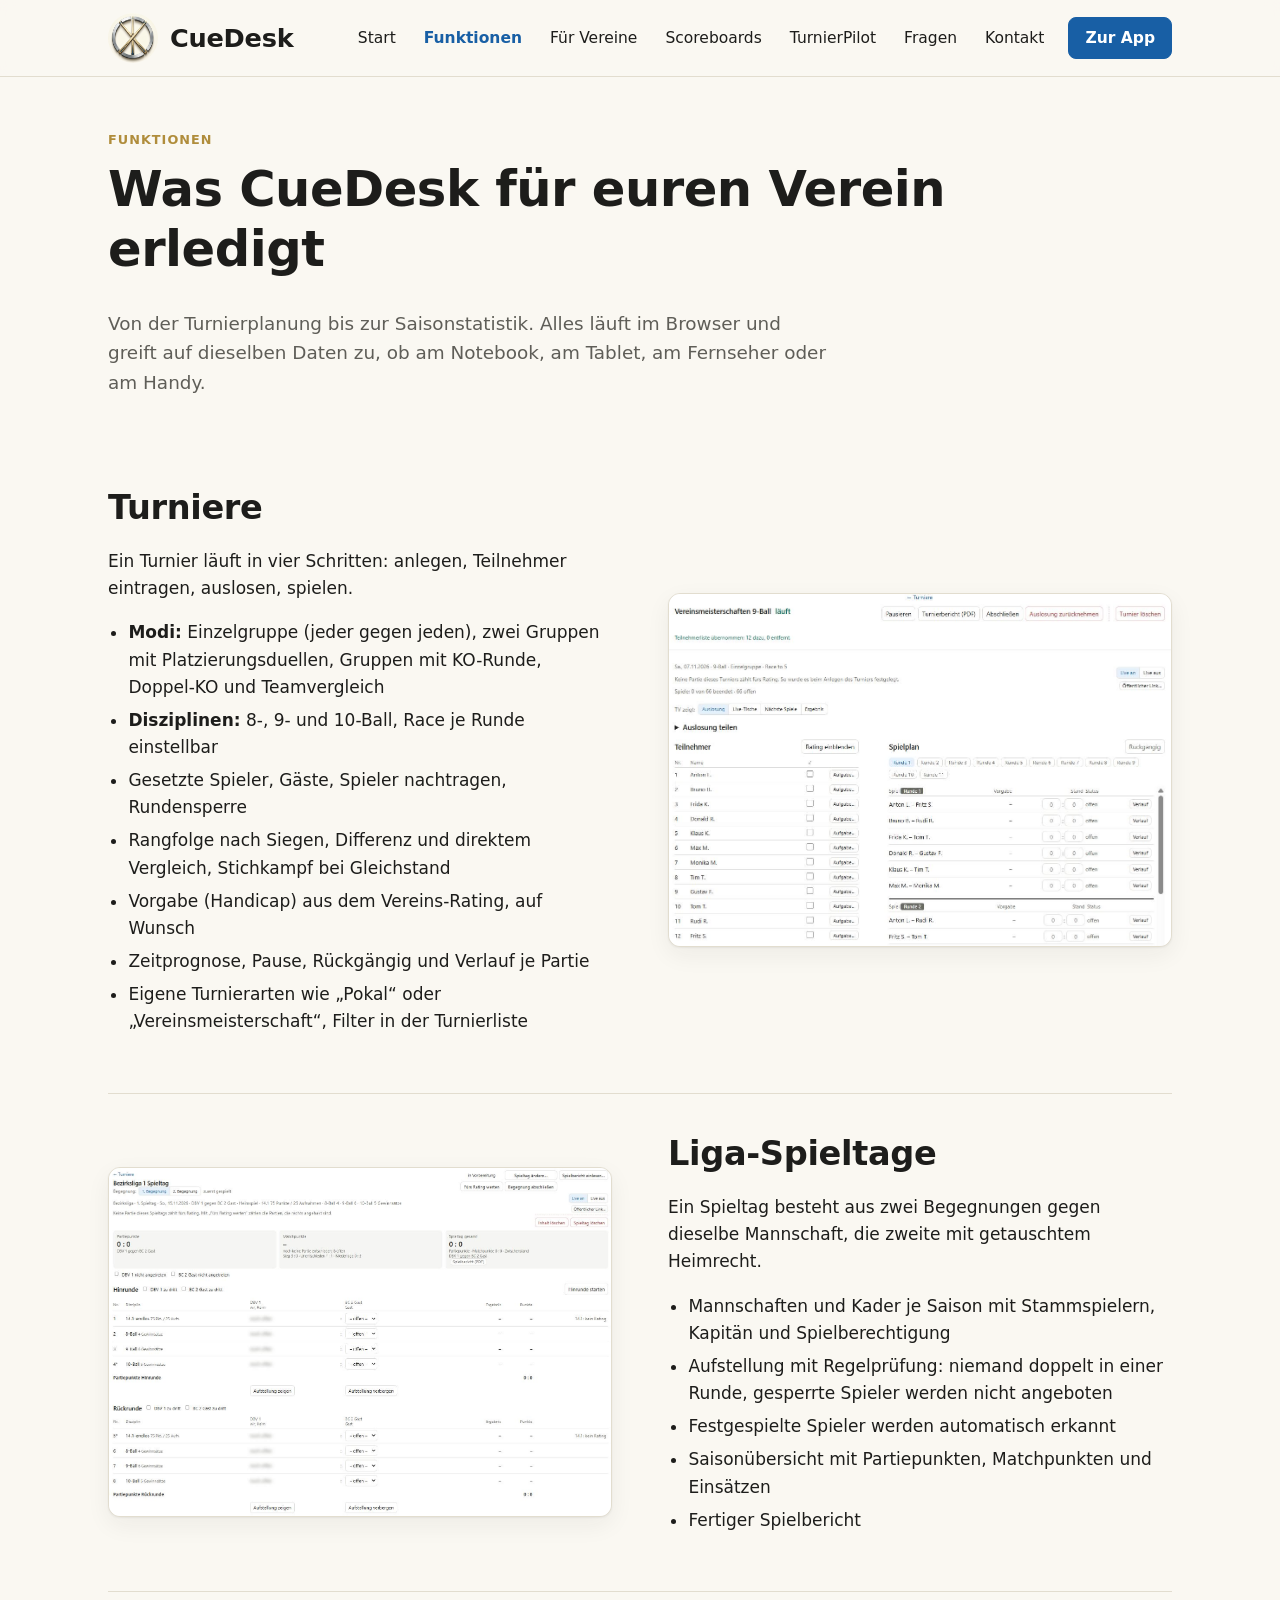
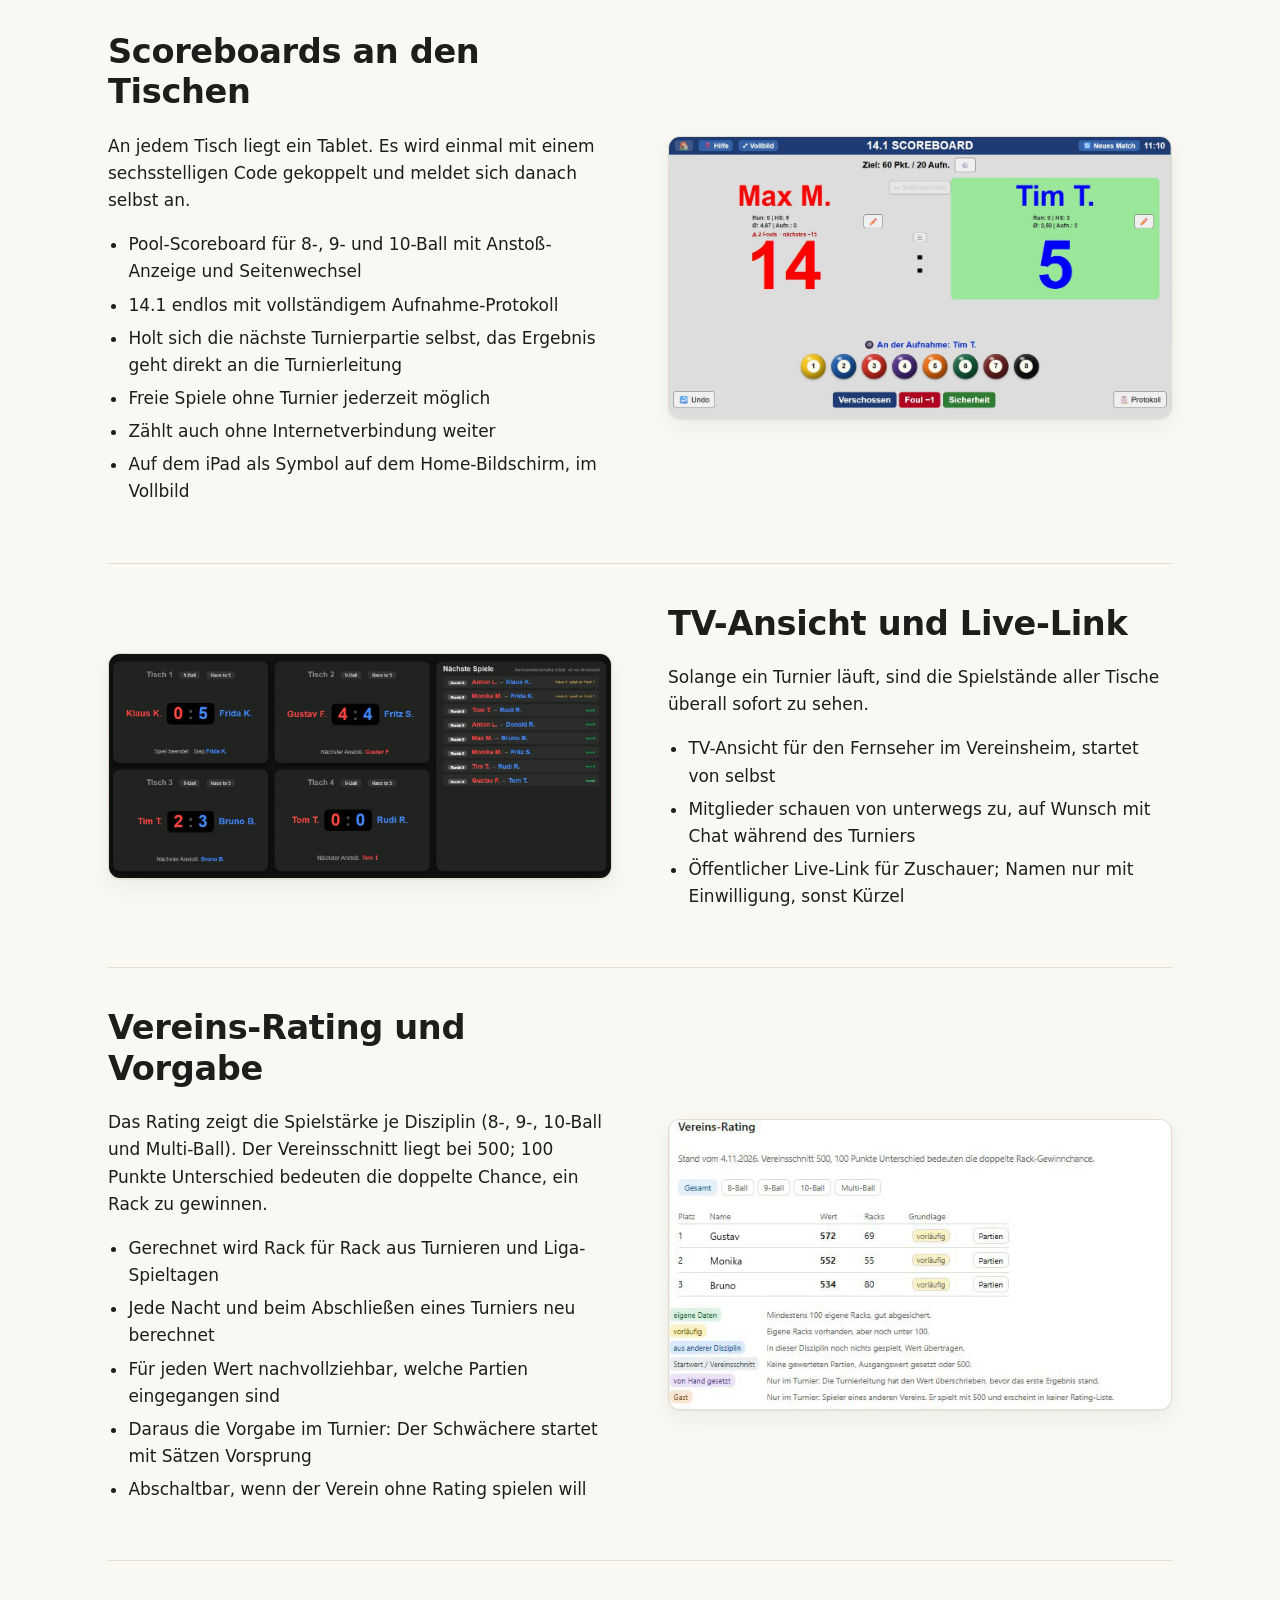
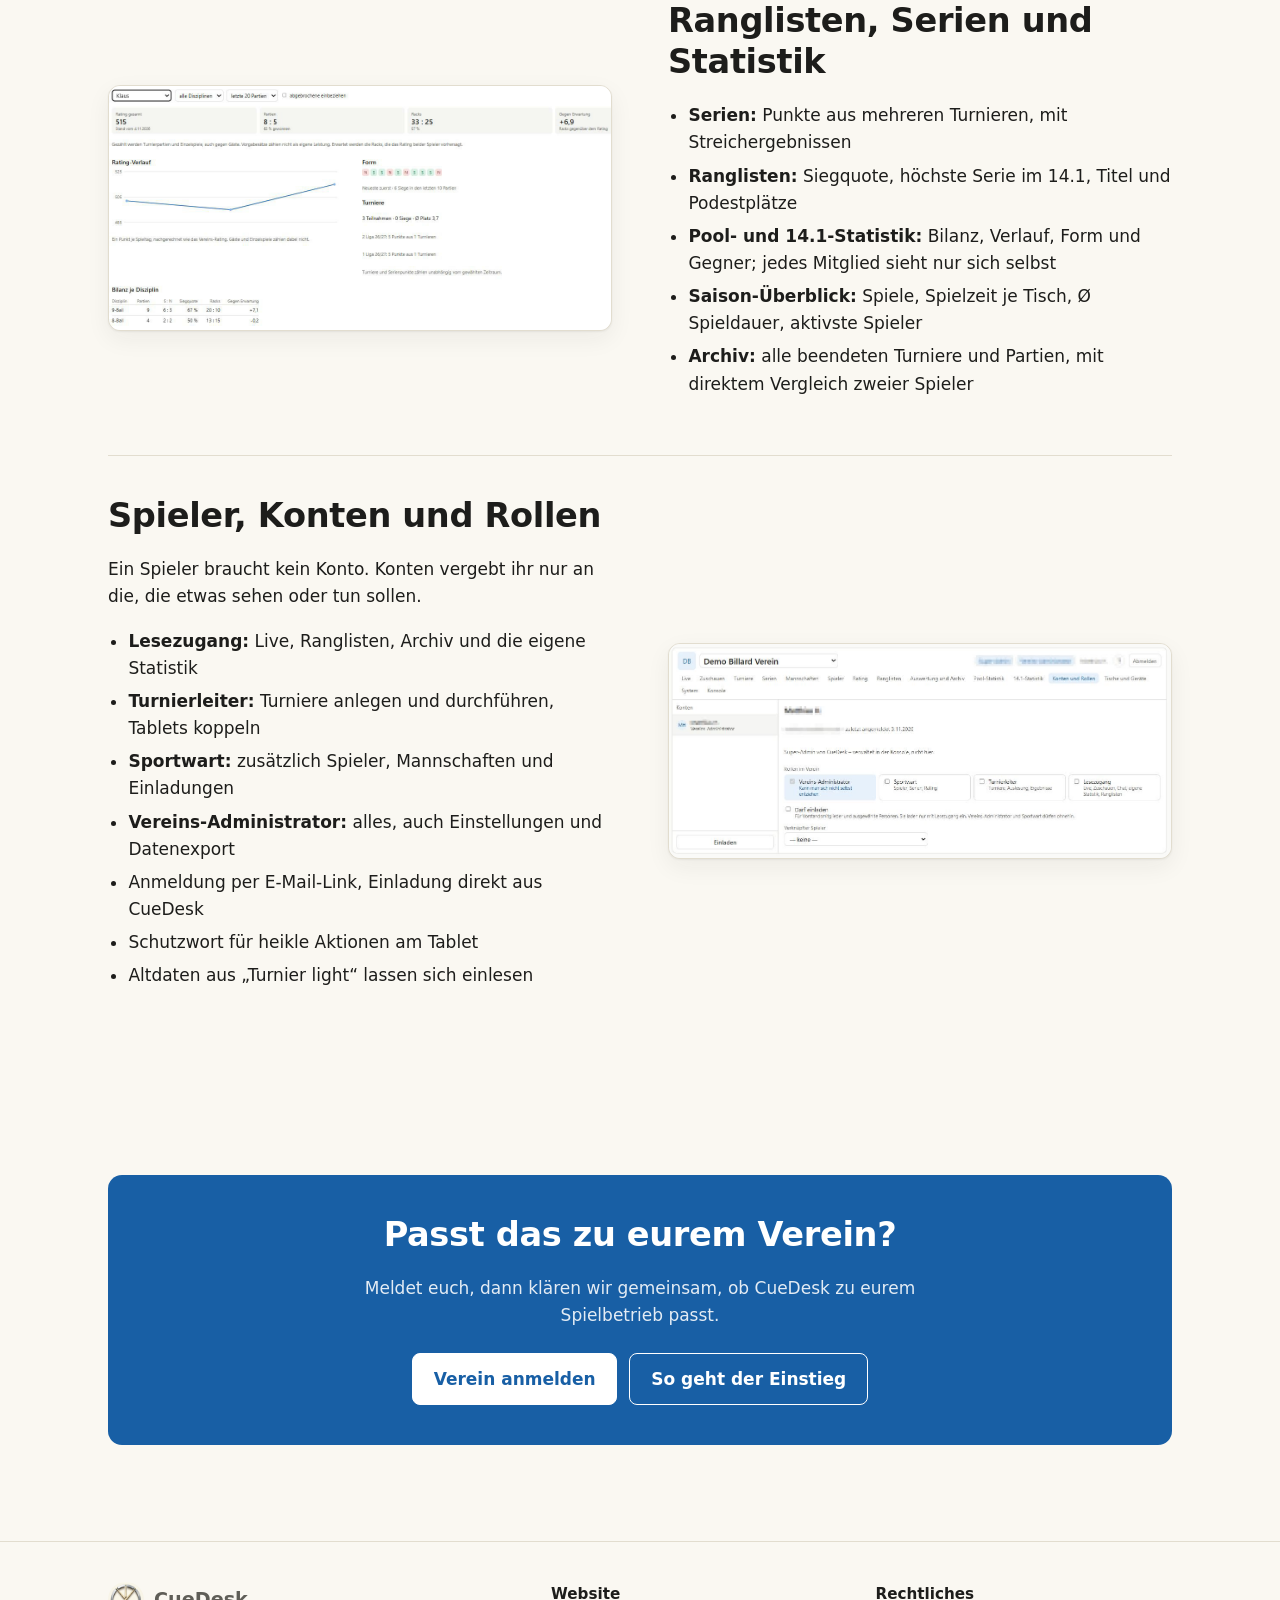
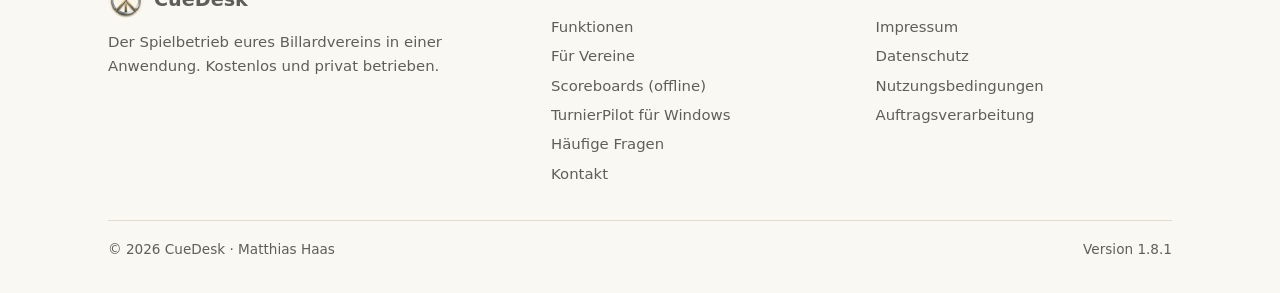
<file: funktionen.html>
<!doctype html>
<html lang="de">
<head>
  <meta charset="utf-8">
  <meta name="viewport" content="width=device-width, initial-scale=1">
  <title>Funktionen · CueDesk</title>
  <meta name="description" content="Turniere, Liga-Spieltage, Tablet-Scoreboards, TV-Ansicht, Live-Link, Vereins-Rating, Ranglisten und Statistik: alle Funktionen von CueDesk im Überblick.">
  <meta property="og:title" content="Funktionen · CueDesk">
  <meta property="og:description" content="Turniere, Liga-Spieltage, Tablet-Scoreboards, TV-Ansicht, Live-Link, Vereins-Rating, Ranglisten und Statistik: alle Funktionen von CueDesk im Überblick.">
  <meta property="og:image" content="https://www.cuedesk.de/bilder/icon-192.png">
  <meta property="og:locale" content="de_DE">
  <meta name="theme-color" content="#f6f1e4">
  <link rel="icon" type="image/png" sizes="32x32" href="bilder/favicon-32.png">
  <link rel="icon" type="image/png" sizes="48x48" href="bilder/favicon-48.png">
  <link rel="apple-touch-icon" href="bilder/apple-touch-icon.png">
  <link rel="stylesheet" href="assets/stil.css">
</head>
<body>
  <header class="kopf">
    <div class="huelle">
      <a class="marke" href="index.html"><img src="bilder/icon-192.png" alt="" width="36" height="36">CueDesk</a>
      <button class="menue-knopf" type="button" aria-expanded="false" aria-controls="navi">Menü</button>
      <nav class="navi" id="navi" aria-label="Hauptmenü">
        <a href="index.html">Start</a>
        <a href="funktionen.html">Funktionen</a>
        <a href="fuer-vereine.html">Für Vereine</a>
        <a href="scoreboards.html">Scoreboards</a>
        <a href="turnierpilot.html">TurnierPilot</a>
        <a href="fragen.html">Fragen</a>
        <a href="kontakt.html">Kontakt</a>
        <a class="knopf" href="https://app.cuedesk.de">Zur App</a>
      </nav>
    </div>
  </header>

  <main>
    <section class="seitenkopf">
      <div class="huelle">
        <span class="dachzeile">Funktionen</span>
        <h1>Was CueDesk für euren Verein erledigt</h1>
        <p>Von der Turnierplanung bis zur Saisonstatistik. Alles läuft im Browser und greift auf dieselben Daten zu, ob am Notebook, am Tablet, am Fernseher oder am Handy.</p>
      </div>
    </section>

    <section class="abschnitt" style="padding-top:24px">
      <div class="huelle">

        <div class="block" id="turniere">
          <div class="block-text">
            <h2>Turniere</h2>
            <p>Ein Turnier läuft in vier Schritten: anlegen, Teilnehmer eintragen, auslosen, spielen.</p>
            <ul>
              <li><strong>Modi:</strong> Einzelgruppe (jeder gegen jeden), zwei Gruppen mit Platzierungsduellen, Gruppen mit KO-Runde, Doppel-KO und Teamvergleich</li>
              <li><strong>Disziplinen:</strong> 8-, 9- und 10-Ball, Race je Runde einstellbar</li>
              <li>Gesetzte Spieler, Gäste, Spieler nachtragen, Rundensperre</li>
              <li>Rangfolge nach Siegen, Differenz und direktem Vergleich, Stichkampf bei Gleichstand</li>
              <li>Vorgabe (Handicap) aus dem Vereins-Rating, auf Wunsch</li>
              <li>Zeitprognose, Pause, Rückgängig und Verlauf je Partie</li>
              <li>Eigene Turnierarten wie „Pokal“ oder „Vereinsmeisterschaft“, Filter in der Turnierliste</li>
            </ul>
          </div>
          <figure class="bildschirm" style="margin:0"><img src="bilder/cuedesk/turnierplan.jpg" width="1157" height="813" loading="lazy" alt="Laufendes Turnier in CueDesk mit Teilnehmerliste und Spielplan nach Runden"></figure>
        </div>

        <div class="block gedreht" id="liga">
          <div class="block-text">
            <h2>Liga-Spieltage</h2>
            <p>Ein Spieltag besteht aus zwei Begegnungen gegen dieselbe Mannschaft, die zweite mit getauschtem Heimrecht.</p>
            <ul>
              <li>Mannschaften und Kader je Saison mit Stammspielern, Kapitän und Spielberechtigung</li>
              <li>Aufstellung mit Regelprüfung: niemand doppelt in einer Runde, gesperrte Spieler werden nicht angeboten</li>
              <li>Festgespielte Spieler werden automatisch erkannt</li>
              <li>Saisonübersicht mit Partiepunkten, Matchpunkten und Einsätzen</li>
              <li>Fertiger Spielbericht</li>
            </ul>
          </div>
          <figure class="bildschirm" style="margin:0"><img src="bilder/cuedesk/liga-spieltag.jpg" width="1425" height="987" loading="lazy" alt="Liga-Spieltag in CueDesk mit Hinrunde, Rückrunde, Partiepunkten und Matchpunkten"></figure>
        </div>

        <div class="block" id="scoreboards">
          <div class="block-text">
            <h2>Scoreboards an den Tischen</h2>
            <p>An jedem Tisch liegt ein Tablet. Es wird einmal mit einem sechsstelligen Code gekoppelt und meldet sich danach selbst an.</p>
            <ul>
              <li>Pool-Scoreboard für 8-, 9- und 10-Ball mit Anstoß-Anzeige und Seitenwechsel</li>
              <li>14.1 endlos mit vollständigem Aufnahme-Protokoll</li>
              <li>Holt sich die nächste Turnierpartie selbst, das Ergebnis geht direkt an die Turnierleitung</li>
              <li>Freie Spiele ohne Turnier jederzeit möglich</li>
              <li>Zählt auch ohne Internetverbindung weiter</li>
              <li>Auf dem iPad als Symbol auf dem Home-Bildschirm, im Vollbild</li>
            </ul>
          </div>
          <figure class="bildschirm" style="margin:0"><img src="bilder/cuedesk/scoreboard-141.jpg" width="1220" height="683" loading="lazy" alt="Scoreboard für 14.1 endlos mit Punktestand, Aufnahmen und Fouls"></figure>
        </div>

        <div class="block gedreht" id="live">
          <div class="block-text">
            <h2>TV-Ansicht und Live-Link</h2>
            <p>Solange ein Turnier läuft, sind die Spielstände aller Tische überall sofort zu sehen.</p>
            <ul>
              <li>TV-Ansicht für den Fernseher im Vereinsheim, startet von selbst</li>
              <li>Mitglieder schauen von unterwegs zu, auf Wunsch mit Chat während des Turniers</li>
              <li>Öffentlicher Live-Link für Zuschauer; Namen nur mit Einwilligung, sonst Kürzel</li>
            </ul>
          </div>
          <figure class="bildschirm" style="margin:0"><img src="bilder/cuedesk/live-tische.jpg" width="1432" height="639" loading="lazy" alt="TV-Ansicht mit vier Tischen und den nächsten Spielen"></figure>
        </div>

        <div class="block" id="rating">
          <div class="block-text">
            <h2>Vereins-Rating und Vorgabe</h2>
            <p>Das Rating zeigt die Spielstärke je Disziplin (8-, 9-, 10-Ball und Multi-Ball). Der Vereinsschnitt liegt bei 500; 100 Punkte Unterschied bedeuten die doppelte Chance, ein Rack zu gewinnen.</p>
            <ul>
              <li>Gerechnet wird Rack für Rack aus Turnieren und Liga-Spieltagen</li>
              <li>Jede Nacht und beim Abschließen eines Turniers neu berechnet</li>
              <li>Für jeden Wert nachvollziehbar, welche Partien eingegangen sind</li>
              <li>Daraus die Vorgabe im Turnier: Der Schwächere startet mit Sätzen Vorsprung</li>
              <li>Abschaltbar, wenn der Verein ohne Rating spielen will</li>
            </ul>
          </div>
          <figure class="bildschirm" style="margin:0"><img src="bilder/cuedesk/rating.jpg" width="613" height="352" loading="lazy" alt="Vereins-Rating in CueDesk mit Rangliste und Erklärung der Grundlagen"></figure>
        </div>

        <div class="block gedreht" id="statistik">
          <div class="block-text">
            <h2>Ranglisten, Serien und Statistik</h2>
            <ul>
              <li><strong>Serien:</strong> Punkte aus mehreren Turnieren, mit Streichergebnissen</li>
              <li><strong>Ranglisten:</strong> Siegquote, höchste Serie im 14.1, Titel und Podestplätze</li>
              <li><strong>Pool- und 14.1-Statistik:</strong> Bilanz, Verlauf, Form und Gegner; jedes Mitglied sieht nur sich selbst</li>
              <li><strong>Saison-Überblick:</strong> Spiele, Spielzeit je Tisch, Ø Spieldauer, aktivste Spieler</li>
              <li><strong>Archiv:</strong> alle beendeten Turniere und Partien, mit direktem Vergleich zweier Spieler</li>
            </ul>
          </div>
          <figure class="bildschirm" style="margin:0"><img src="bilder/cuedesk/statistik.jpg" width="1206" height="586" loading="lazy" alt="Pool-Statistik eines Spielers mit Rating-Verlauf, Form und Bilanz je Disziplin"></figure>
        </div>

        <div class="block" id="verwaltung">
          <div class="block-text">
            <h2>Spieler, Konten und Rollen</h2>
            <p>Ein Spieler braucht kein Konto. Konten vergebt ihr nur an die, die etwas sehen oder tun sollen.</p>
            <ul>
              <li><strong>Lesezugang:</strong> Live, Ranglisten, Archiv und die eigene Statistik</li>
              <li><strong>Turnierleiter:</strong> Turniere anlegen und durchführen, Tablets koppeln</li>
              <li><strong>Sportwart:</strong> zusätzlich Spieler, Mannschaften und Einladungen</li>
              <li><strong>Vereins-Administrator:</strong> alles, auch Einstellungen und Datenexport</li>
              <li>Anmeldung per E-Mail-Link, Einladung direkt aus CueDesk</li>
              <li>Schutzwort für heikle Aktionen am Tablet</li>
              <li>Altdaten aus „Turnier light“ lassen sich einlesen</li>
            </ul>
          </div>
          <figure class="bildschirm" style="margin:0"><img src="bilder/cuedesk/konten.jpg" width="1163" height="495" loading="lazy" alt="Konten und Rollen in CueDesk: Vereins-Administrator, Sportwart, Turnierleiter und Lesezugang"></figure>
        </div>

      </div>
    </section>

    <section class="abschnitt">
      <div class="huelle">
        <div class="aufruf">
          <h2>Passt das zu eurem Verein?</h2>
          <p>Meldet euch, dann klären wir gemeinsam, ob CueDesk zu eurem Spielbetrieb passt.</p>
          <div class="knopfreihe">
            <a class="knopf" href="kontakt.html">Verein anmelden</a>
            <a class="knopf zweit" href="fuer-vereine.html">So geht der Einstieg</a>
          </div>
        </div>
      </div>
    </section>
  </main>

  <footer class="fuss">
    <div class="huelle">
      <div>
        <a class="marke" href="index.html"><img src="bilder/icon-192.png" alt="" width="36" height="36">CueDesk</a>
        <p style="margin-top:.8rem">Der Spielbetrieb eures Billardvereins in einer Anwendung. Kostenlos und privat betrieben.</p>
      </div>
      <div>
        <h4>Website</h4>
        <ul>
          <li><a href="funktionen.html">Funktionen</a></li>
          <li><a href="fuer-vereine.html">Für Vereine</a></li>
          <li><a href="scoreboards.html">Scoreboards (offline)</a></li>
          <li><a href="turnierpilot.html">TurnierPilot für Windows</a></li>
          <li><a href="fragen.html">Häufige Fragen</a></li>
          <li><a href="kontakt.html">Kontakt</a></li>
        </ul>
      </div>
      <div>
        <h4>Rechtliches</h4>
        <ul>
          <li><a href="https://app.cuedesk.de/impressum.html">Impressum</a></li>
          <li><a href="https://app.cuedesk.de/datenschutz.html">Datenschutz</a></li>
          <li><a href="https://app.cuedesk.de/nutzungsbedingungen.html">Nutzungsbedingungen</a></li>
          <li><a href="https://app.cuedesk.de/auftragsverarbeitung.html">Auftragsverarbeitung</a></li>
        </ul>
      </div>
      <div class="unten">
        <span>© <span data-jahr>2026</span> CueDesk · Matthias Haas</span>
        <span data-version>Version</span>
      </div>
    </div>
  </footer>

  <script src="assets/seite.js"></script>
</body>
</html>
</file>
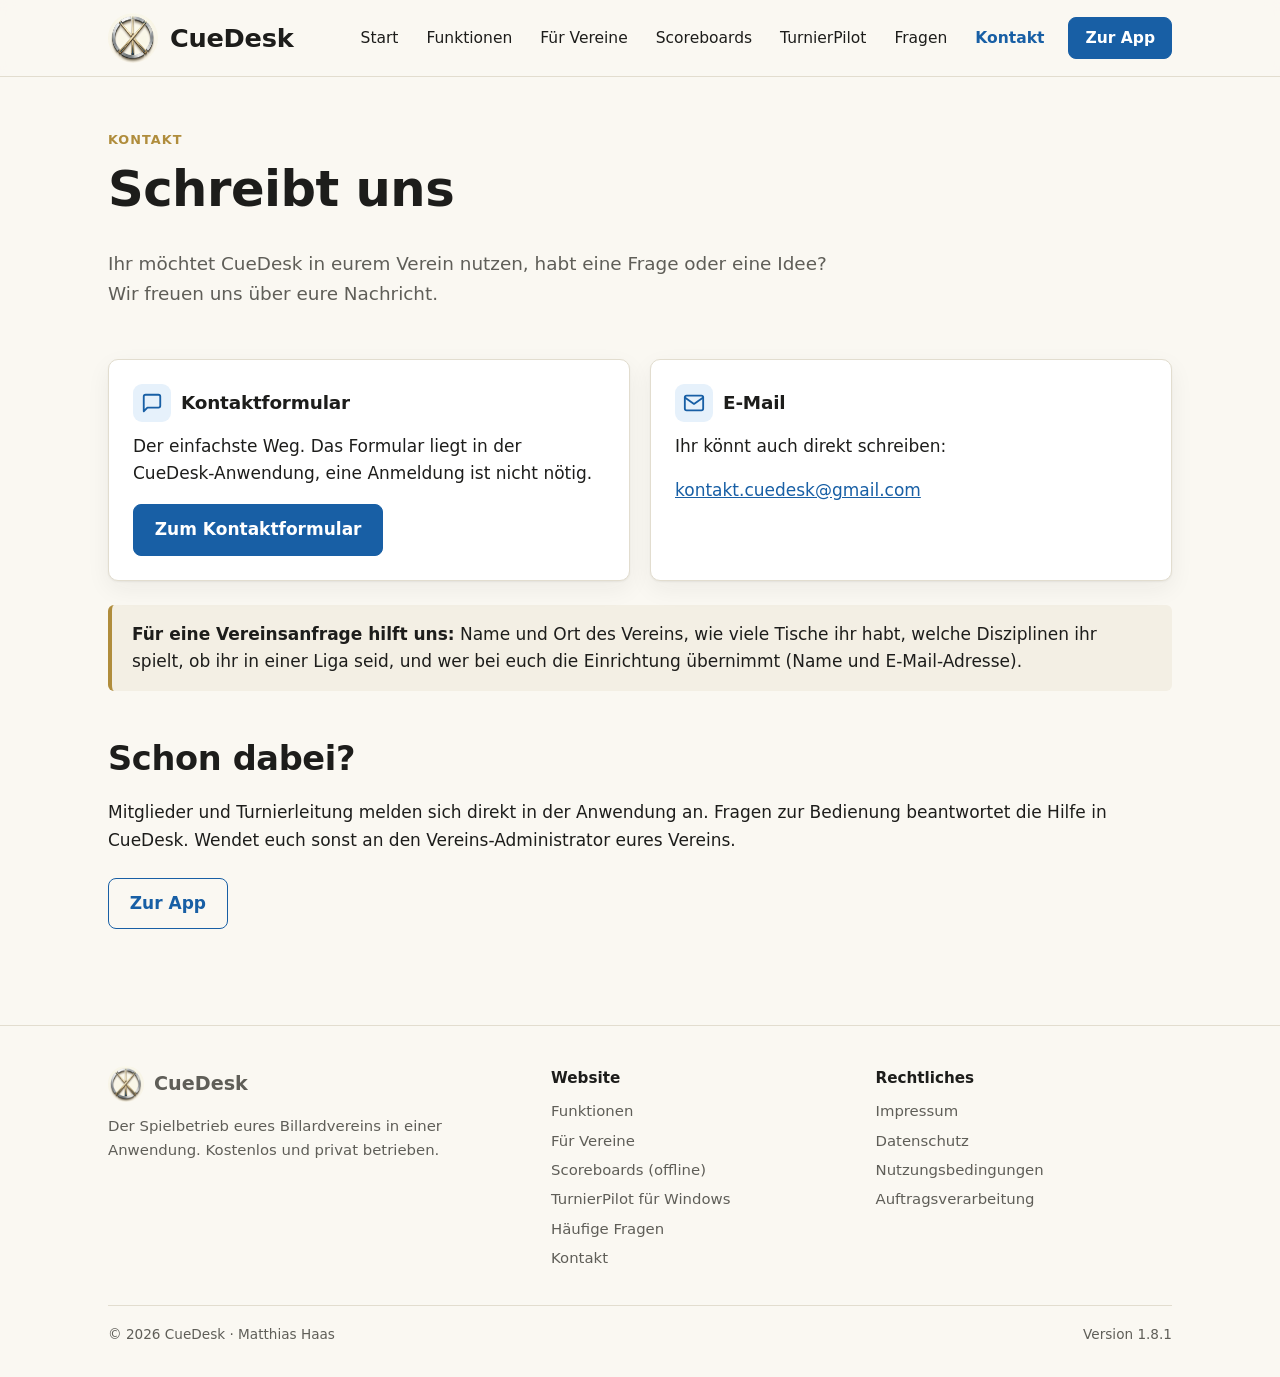
<file: kontakt.html>
<!doctype html>
<html lang="de">
<head>
  <meta charset="utf-8">
  <meta name="viewport" content="width=device-width, initial-scale=1">
  <title>Kontakt · CueDesk</title>
  <meta name="description" content="Kontakt zu CueDesk: Kontaktformular und E-Mail für Vereinsanfragen und Fragen.">
  <meta property="og:title" content="Kontakt · CueDesk">
  <meta property="og:description" content="Kontakt zu CueDesk: Kontaktformular und E-Mail für Vereinsanfragen und Fragen.">
  <meta property="og:image" content="https://www.cuedesk.de/bilder/icon-192.png">
  <meta property="og:locale" content="de_DE">
  <meta name="theme-color" content="#f6f1e4">
  <link rel="icon" type="image/png" sizes="32x32" href="bilder/favicon-32.png">
  <link rel="icon" type="image/png" sizes="48x48" href="bilder/favicon-48.png">
  <link rel="apple-touch-icon" href="bilder/apple-touch-icon.png">
  <link rel="stylesheet" href="assets/stil.css">
</head>
<body>
  <header class="kopf">
    <div class="huelle">
      <a class="marke" href="index.html"><img src="bilder/icon-192.png" alt="" width="36" height="36">CueDesk</a>
      <button class="menue-knopf" type="button" aria-expanded="false" aria-controls="navi">Menü</button>
      <nav class="navi" id="navi" aria-label="Hauptmenü">
        <a href="index.html">Start</a>
        <a href="funktionen.html">Funktionen</a>
        <a href="fuer-vereine.html">Für Vereine</a>
        <a href="scoreboards.html">Scoreboards</a>
        <a href="turnierpilot.html">TurnierPilot</a>
        <a href="fragen.html">Fragen</a>
        <a href="kontakt.html">Kontakt</a>
        <a class="knopf" href="https://app.cuedesk.de">Zur App</a>
      </nav>
    </div>
  </header>

  <main>
    <section class="seitenkopf">
      <div class="huelle">
        <span class="dachzeile">Kontakt</span>
        <h1>Schreibt uns</h1>
        <p>Ihr möchtet CueDesk in eurem Verein nutzen, habt eine Frage oder eine Idee? Wir freuen uns über eure Nachricht.</p>
      </div>
    </section>

    <section class="abschnitt" style="padding-top:24px">
      <div class="huelle">
        <div class="raster zwei" style="margin-top:0">
          <article class="karte">
            <h3><span class="symbol"><svg viewBox="0 0 24 24" fill="none" stroke="currentColor" stroke-width="2" stroke-linecap="round" stroke-linejoin="round"><path d="M21 15a2 2 0 0 1-2 2H7l-4 4V5a2 2 0 0 1 2-2h14a2 2 0 0 1 2 2z"/></svg></span>Kontaktformular</h3>
            <p>Der einfachste Weg. Das Formular liegt in der CueDesk-Anwendung, eine Anmeldung ist nicht nötig.</p>
            <a class="knopf" href="https://app.cuedesk.de/kontakt.html">Zum Kontaktformular</a>
          </article>
          <article class="karte">
            <h3><span class="symbol"><svg viewBox="0 0 24 24" fill="none" stroke="currentColor" stroke-width="2" stroke-linecap="round" stroke-linejoin="round"><rect x="2" y="4" width="20" height="16" rx="2"/><path d="M22 6l-10 7L2 6"/></svg></span>E-Mail</h3>
            <p>Ihr könnt auch direkt schreiben:</p>
            <p><a href="mailto:kontakt.cuedesk@gmail.com">kontakt.cuedesk@gmail.com</a></p>
          </article>
        </div>

        <div class="kasten">
          <p><strong>Für eine Vereinsanfrage hilft uns:</strong> Name und Ort des Vereins, wie viele Tische ihr habt, welche Disziplinen ihr spielt, ob ihr in einer Liga seid, und wer bei euch die Einrichtung übernimmt (Name und E-Mail-Adresse).</p>
        </div>

        <h2 style="margin-top:48px">Schon dabei?</h2>
        <p>Mitglieder und Turnierleitung melden sich direkt in der Anwendung an. Fragen zur Bedienung beantwortet die Hilfe in CueDesk. Wendet euch sonst an den Vereins-Administrator eures Vereins.</p>
        <div class="knopfreihe">
          <a class="knopf zweit" href="https://app.cuedesk.de">Zur App</a>
        </div>
      </div>
    </section>
  </main>

  <footer class="fuss">
    <div class="huelle">
      <div>
        <a class="marke" href="index.html"><img src="bilder/icon-192.png" alt="" width="36" height="36">CueDesk</a>
        <p style="margin-top:.8rem">Der Spielbetrieb eures Billardvereins in einer Anwendung. Kostenlos und privat betrieben.</p>
      </div>
      <div>
        <h4>Website</h4>
        <ul>
          <li><a href="funktionen.html">Funktionen</a></li>
          <li><a href="fuer-vereine.html">Für Vereine</a></li>
          <li><a href="scoreboards.html">Scoreboards (offline)</a></li>
          <li><a href="turnierpilot.html">TurnierPilot für Windows</a></li>
          <li><a href="fragen.html">Häufige Fragen</a></li>
          <li><a href="kontakt.html">Kontakt</a></li>
        </ul>
      </div>
      <div>
        <h4>Rechtliches</h4>
        <ul>
          <li><a href="https://app.cuedesk.de/impressum.html">Impressum</a></li>
          <li><a href="https://app.cuedesk.de/datenschutz.html">Datenschutz</a></li>
          <li><a href="https://app.cuedesk.de/nutzungsbedingungen.html">Nutzungsbedingungen</a></li>
          <li><a href="https://app.cuedesk.de/auftragsverarbeitung.html">Auftragsverarbeitung</a></li>
        </ul>
      </div>
      <div class="unten">
        <span>© <span data-jahr>2026</span> CueDesk · Matthias Haas</span>
        <span data-version>Version</span>
      </div>
    </div>
  </footer>

  <script src="assets/seite.js"></script>
</body>
</html>
</file>
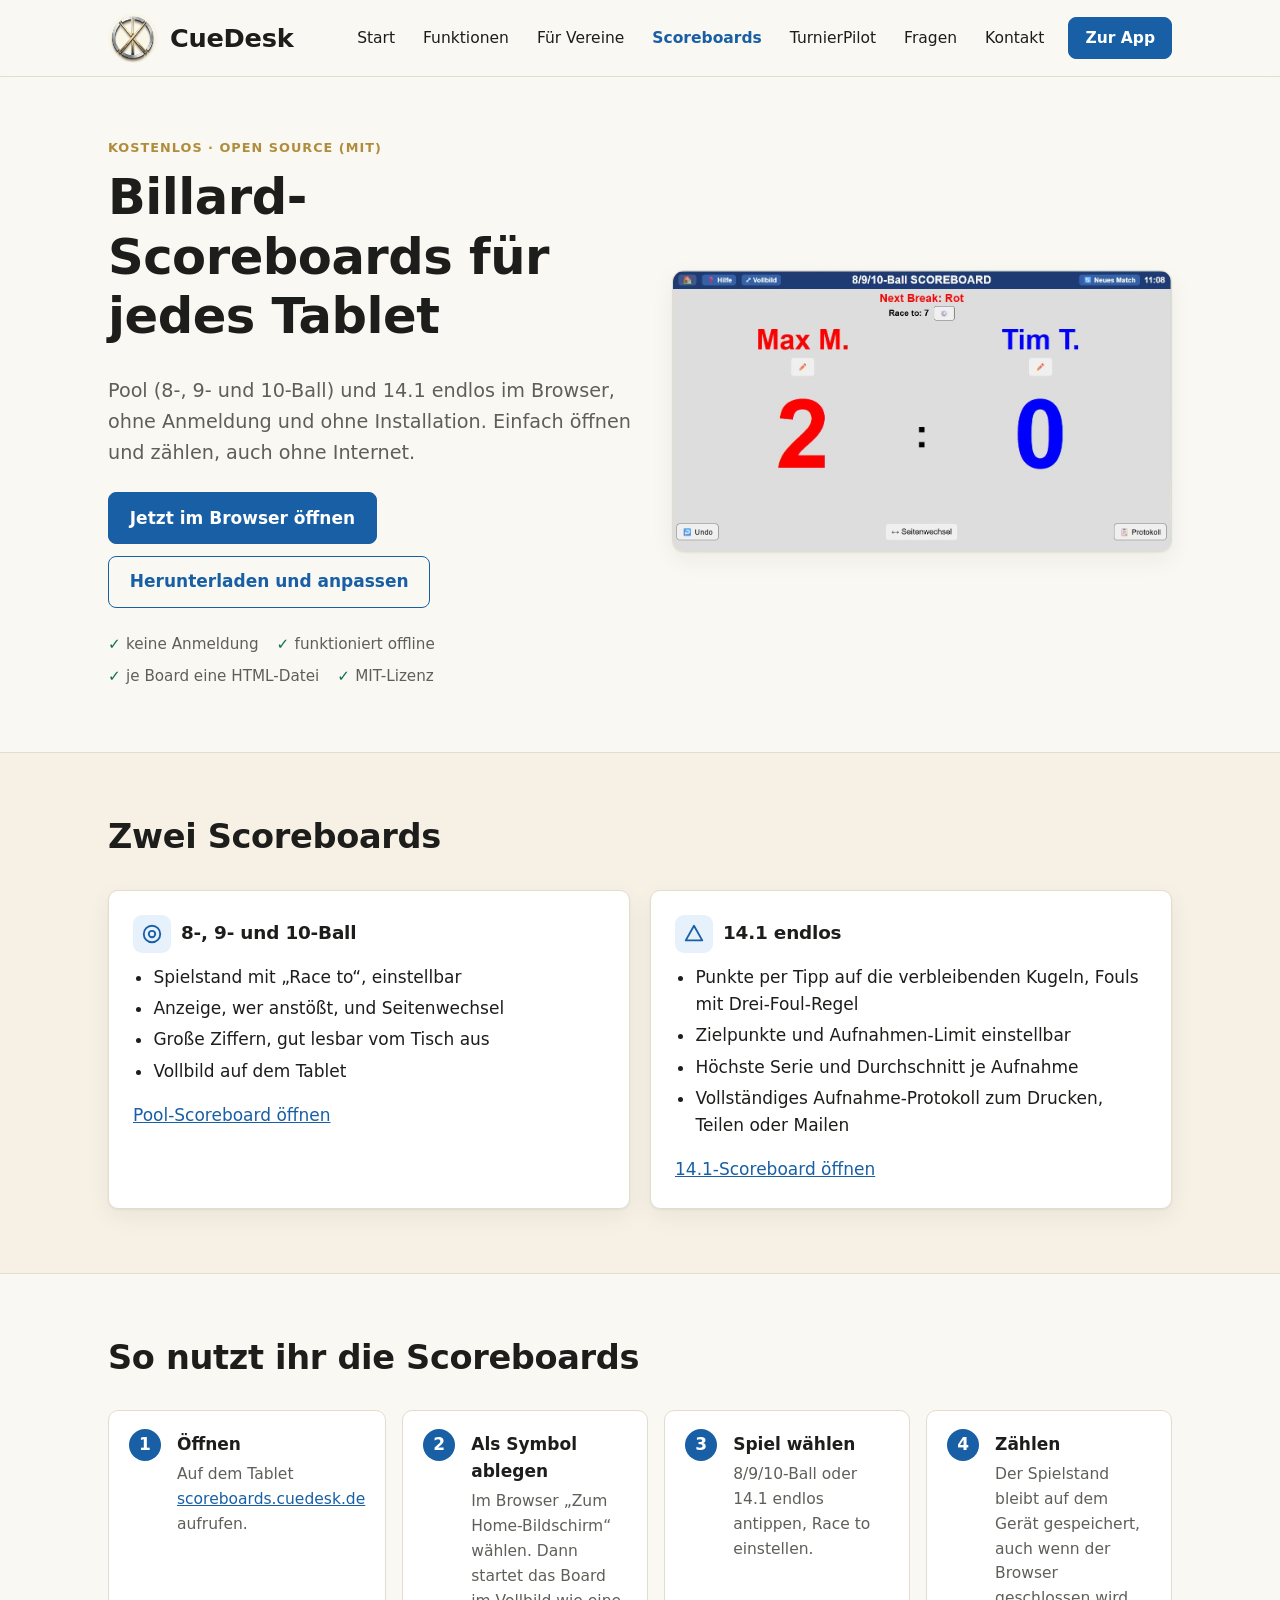
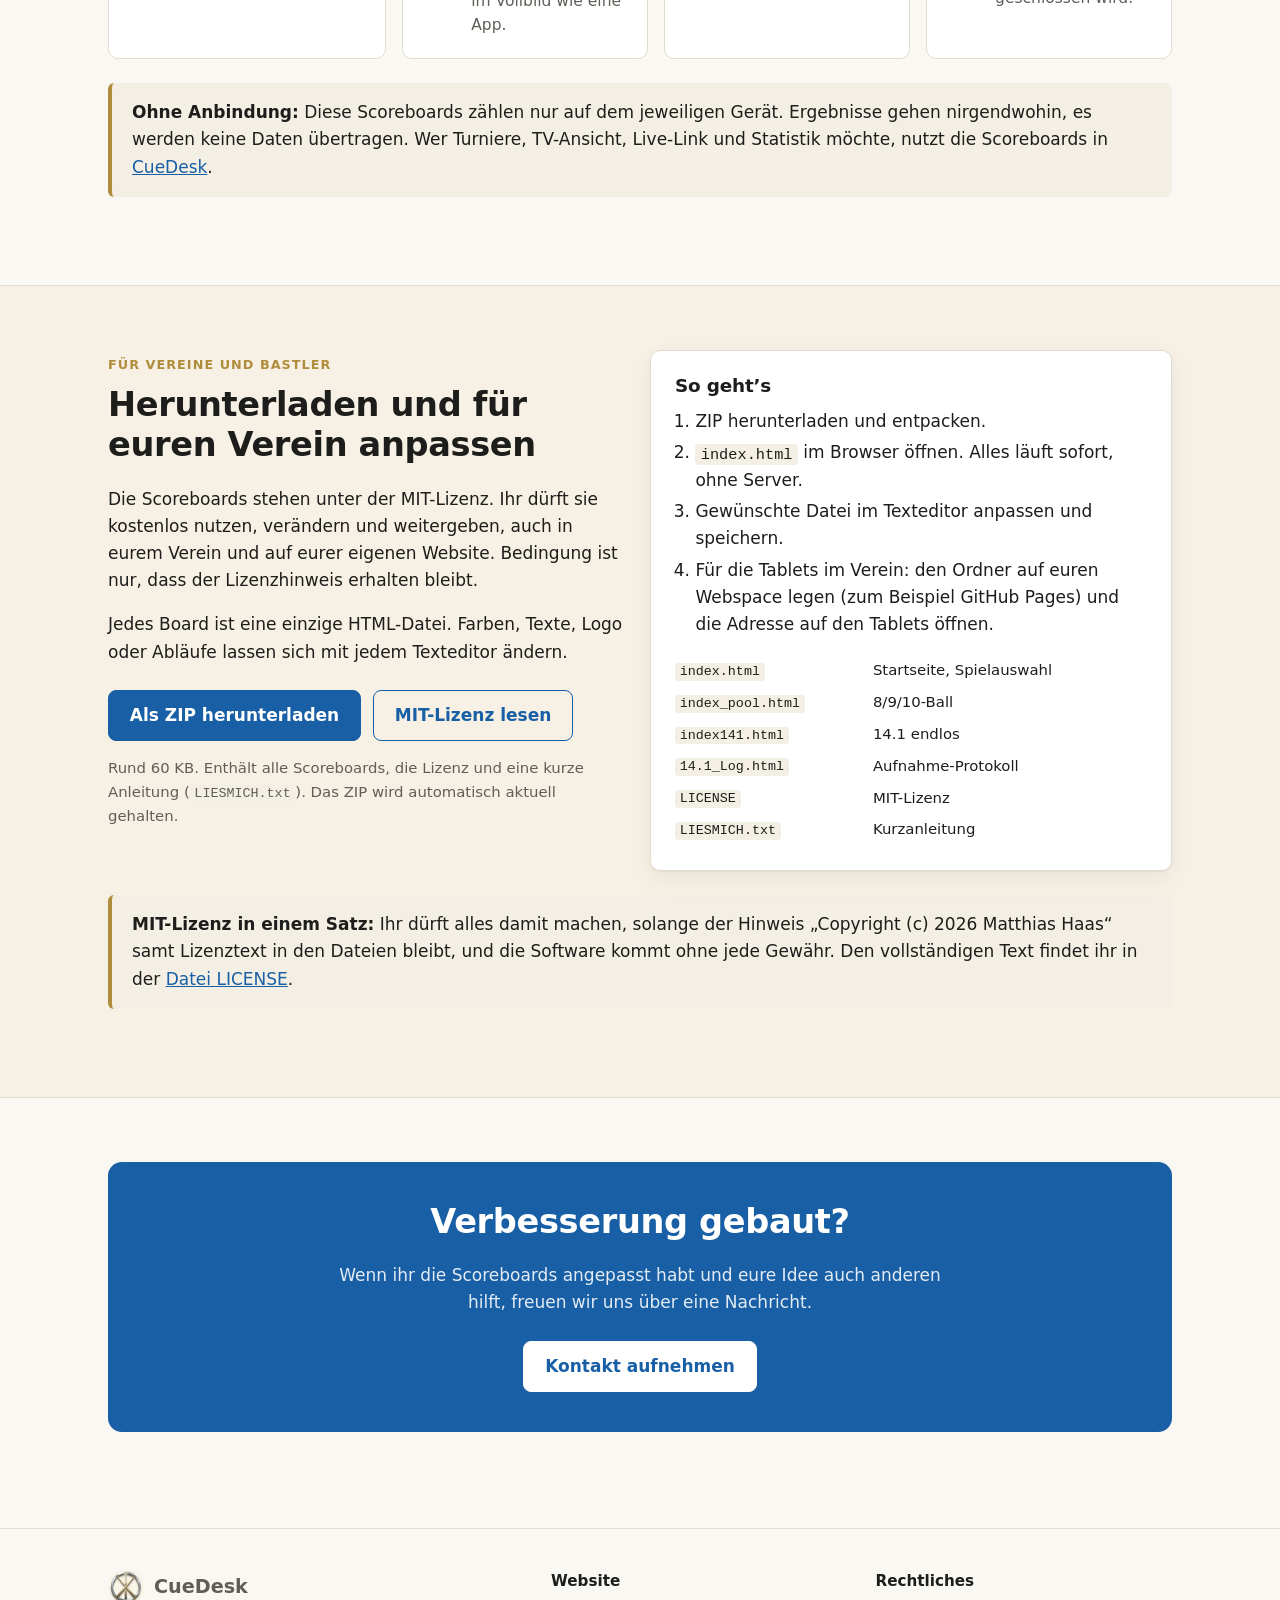
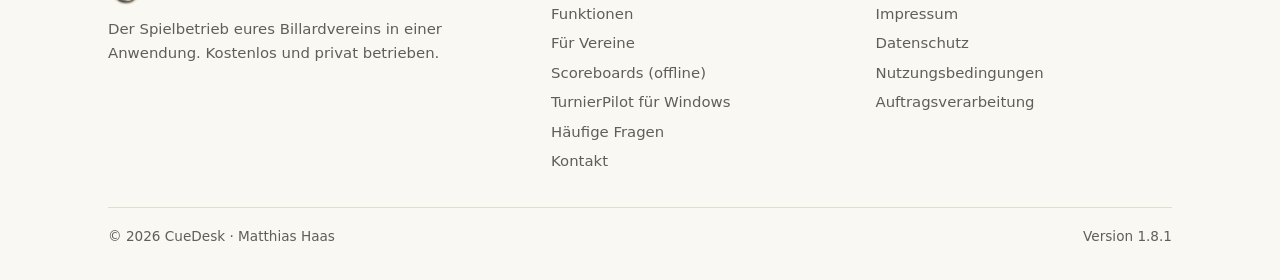
<file: scoreboards.html>
<!doctype html>
<html lang="de">
<head>
  <meta charset="utf-8">
  <meta name="viewport" content="width=device-width, initial-scale=1">
  <title>Offline-Scoreboards · CueDesk</title>
  <meta name="description" content="Kostenlose Billard-Scoreboards für Pool und 14.1 endlos im Browser, auch offline. Open Source unter MIT-Lizenz zum Herunterladen und Anpassen.">
  <meta property="og:title" content="Offline-Scoreboards · CueDesk">
  <meta property="og:description" content="Kostenlose Billard-Scoreboards für Pool und 14.1 endlos im Browser, auch offline. Open Source unter MIT-Lizenz zum Herunterladen und Anpassen.">
  <meta property="og:image" content="https://www.cuedesk.de/bilder/icon-192.png">
  <meta property="og:locale" content="de_DE">
  <meta name="theme-color" content="#f6f1e4">
  <link rel="icon" type="image/png" sizes="32x32" href="bilder/favicon-32.png">
  <link rel="icon" type="image/png" sizes="48x48" href="bilder/favicon-48.png">
  <link rel="apple-touch-icon" href="bilder/apple-touch-icon.png">
  <link rel="stylesheet" href="assets/stil.css">
</head>
<body>
  <header class="kopf">
    <div class="huelle">
      <a class="marke" href="index.html"><img src="bilder/icon-192.png" alt="" width="36" height="36">CueDesk</a>
      <button class="menue-knopf" type="button" aria-expanded="false" aria-controls="navi">Menü</button>
      <nav class="navi" id="navi" aria-label="Hauptmenü">
        <a href="index.html">Start</a>
        <a href="funktionen.html">Funktionen</a>
        <a href="fuer-vereine.html">Für Vereine</a>
        <a href="scoreboards.html">Scoreboards</a>
        <a href="turnierpilot.html">TurnierPilot</a>
        <a href="fragen.html">Fragen</a>
        <a href="kontakt.html">Kontakt</a>
        <a class="knopf" href="https://app.cuedesk.de">Zur App</a>
      </nav>
    </div>
  </header>

  <main>
    <section class="buehne">
      <div class="huelle">
        <div>
          <span class="dachzeile">Kostenlos · Open Source (MIT)</span>
          <h1>Billard-Scoreboards für jedes Tablet</h1>
          <p class="unterzeile">Pool (8-, 9- und 10-Ball) und 14.1 endlos im Browser, ohne Anmeldung und ohne Installation. Einfach öffnen und zählen, auch ohne Internet.</p>
          <div class="knopfreihe">
            <a class="knopf" href="https://scoreboards.cuedesk.de">Jetzt im Browser öffnen</a>
            <a class="knopf zweit" href="#herunterladen">Herunterladen und anpassen</a>
          </div>
          <ul class="merkmale-kurz">
            <li>keine Anmeldung</li>
            <li>funktioniert offline</li>
            <li>je Board eine HTML-Datei</li>
            <li>MIT-Lizenz</li>
          </ul>
        </div>
        <figure class="bildschirm" style="margin:0"><img src="bilder/cuedesk/scoreboard-pool.jpg" width="1219" height="686" alt="Pool-Scoreboard für 8-, 9- und 10-Ball mit Spielstand, Race to 7 und Anstoß-Anzeige"></figure>
      </div>
    </section>

    <section class="abschnitt getoent">
      <div class="huelle">
        <h2>Zwei Scoreboards</h2>
        <div class="raster zwei">
          <article class="karte">
            <h3><span class="symbol"><svg viewBox="0 0 24 24" fill="none" stroke="currentColor" stroke-width="2" stroke-linecap="round" stroke-linejoin="round"><circle cx="12" cy="12" r="9"/><circle cx="12" cy="12" r="3.5"/></svg></span>8-, 9- und 10-Ball</h3>
            <ul>
              <li>Spielstand mit „Race to“, einstellbar</li>
              <li>Anzeige, wer anstößt, und Seitenwechsel</li>
              <li>Große Ziffern, gut lesbar vom Tisch aus</li>
              <li>Vollbild auf dem Tablet</li>
            </ul>
            <a href="https://scoreboards.cuedesk.de/index_pool.html">Pool-Scoreboard öffnen</a>
          </article>
          <article class="karte">
            <h3><span class="symbol"><svg viewBox="0 0 24 24" fill="none" stroke="currentColor" stroke-width="2" stroke-linecap="round" stroke-linejoin="round"><path d="M12 3l9 16H3z"/></svg></span>14.1 endlos</h3>
            <ul>
              <li>Punkte per Tipp auf die verbleibenden Kugeln, Fouls mit Drei-Foul-Regel</li>
              <li>Zielpunkte und Aufnahmen-Limit einstellbar</li>
              <li>Höchste Serie und Durchschnitt je Aufnahme</li>
              <li>Vollständiges Aufnahme-Protokoll zum Drucken, Teilen oder Mailen</li>
            </ul>
            <a href="https://scoreboards.cuedesk.de/index141.html">14.1-Scoreboard öffnen</a>
          </article>
        </div>
      </div>
    </section>

    <section class="abschnitt">
      <div class="huelle">
        <h2>So nutzt ihr die Scoreboards</h2>
        <ol class="schritte waagerecht">
          <li><strong>Öffnen</strong><p>Auf dem Tablet <a href="https://scoreboards.cuedesk.de">scoreboards.cuedesk.de</a> aufrufen.</p></li>
          <li><strong>Als Symbol ablegen</strong><p>Im Browser „Zum Home-Bildschirm“ wählen. Dann startet das Board im Vollbild wie eine App.</p></li>
          <li><strong>Spiel wählen</strong><p>8/9/10-Ball oder 14.1 endlos antippen, Race to einstellen.</p></li>
          <li><strong>Zählen</strong><p>Der Spielstand bleibt auf dem Gerät gespeichert, auch wenn der Browser geschlossen wird.</p></li>
        </ol>
        <div class="kasten">
          <p><strong>Ohne Anbindung:</strong> Diese Scoreboards zählen nur auf dem jeweiligen Gerät. Ergebnisse gehen nirgendwohin, es werden keine Daten übertragen. Wer Turniere, TV-Ansicht, Live-Link und Statistik möchte, nutzt die Scoreboards in <a href="funktionen.html#scoreboards">CueDesk</a>.</p>
        </div>
      </div>
    </section>

    <section class="abschnitt getoent" id="herunterladen">
      <div class="huelle">
        <div class="raster zwei" style="margin-top:0">
          <div>
            <span class="dachzeile">Für Vereine und Bastler</span>
            <h2>Herunterladen und für euren Verein anpassen</h2>
            <p>Die Scoreboards stehen unter der MIT-Lizenz. Ihr dürft sie kostenlos nutzen, verändern und weitergeben, auch in eurem Verein und auf eurer eigenen Website. Bedingung ist nur, dass der Lizenzhinweis erhalten bleibt.</p>
            <p>Jedes Board ist eine einzige HTML-Datei. Farben, Texte, Logo oder Abläufe lassen sich mit jedem Texteditor ändern.</p>
            <div class="knopfreihe">
              <a class="knopf" href="downloads/billard-scoreboards.zip" download>Als ZIP herunterladen</a>
              <a class="knopf zweit" href="downloads/LICENSE-scoreboards.txt">MIT-Lizenz lesen</a>
            </div>
            <p style="margin-top:1rem;color:var(--text-leise);font-size:.93rem">Rund 60 KB. Enthält alle Scoreboards, die Lizenz und eine kurze Anleitung (<code>LIESMICH.txt</code>). Das ZIP wird automatisch aktuell gehalten.</p>
          </div>
          <div>
            <article class="karte">
              <h3>So geht’s</h3>
              <ol style="padding-left:1.2em;margin:0 0 1em">
                <li>ZIP herunterladen und entpacken.</li>
                <li><code>index.html</code> im Browser öffnen. Alles läuft sofort, ohne Server.</li>
                <li>Gewünschte Datei im Texteditor anpassen und speichern.</li>
                <li>Für die Tablets im Verein: den Ordner auf euren Webspace legen (zum Beispiel GitHub Pages) und die Adresse auf den Tablets öffnen.</li>
              </ol>
              <table style="width:100%;border-collapse:collapse;font-size:.93rem">
                <tr><td style="padding:4px 0"><code>index.html</code></td><td>Startseite, Spielauswahl</td></tr>
                <tr><td style="padding:4px 0"><code>index_pool.html</code></td><td>8/9/10-Ball</td></tr>
                <tr><td style="padding:4px 0"><code>index141.html</code></td><td>14.1 endlos</td></tr>
                <tr><td style="padding:4px 0"><code>14.1_Log.html</code></td><td>Aufnahme-Protokoll</td></tr>
                <tr><td style="padding:4px 0"><code>LICENSE</code></td><td>MIT-Lizenz</td></tr>
                <tr><td style="padding:4px 0"><code>LIESMICH.txt</code></td><td>Kurzanleitung</td></tr>
              </table>
            </article>
          </div>
        </div>
        <div class="kasten">
          <p><strong>MIT-Lizenz in einem Satz:</strong> Ihr dürft alles damit machen, solange der Hinweis „Copyright (c) 2026 Matthias Haas“ samt Lizenztext in den Dateien bleibt, und die Software kommt ohne jede Gewähr. Den vollständigen Text findet ihr in der <a href="downloads/LICENSE-scoreboards.txt">Datei LICENSE</a>.</p>
        </div>
      </div>
    </section>

    <section class="abschnitt">
      <div class="huelle">
        <div class="aufruf">
          <h2>Verbesserung gebaut?</h2>
          <p>Wenn ihr die Scoreboards angepasst habt und eure Idee auch anderen hilft, freuen wir uns über eine Nachricht.</p>
          <div class="knopfreihe">
            <a class="knopf" href="kontakt.html">Kontakt aufnehmen</a>
          </div>
        </div>
      </div>
    </section>
  </main>

  <footer class="fuss">
    <div class="huelle">
      <div>
        <a class="marke" href="index.html"><img src="bilder/icon-192.png" alt="" width="36" height="36">CueDesk</a>
        <p style="margin-top:.8rem">Der Spielbetrieb eures Billardvereins in einer Anwendung. Kostenlos und privat betrieben.</p>
      </div>
      <div>
        <h4>Website</h4>
        <ul>
          <li><a href="funktionen.html">Funktionen</a></li>
          <li><a href="fuer-vereine.html">Für Vereine</a></li>
          <li><a href="scoreboards.html">Scoreboards (offline)</a></li>
          <li><a href="turnierpilot.html">TurnierPilot für Windows</a></li>
          <li><a href="fragen.html">Häufige Fragen</a></li>
          <li><a href="kontakt.html">Kontakt</a></li>
        </ul>
      </div>
      <div>
        <h4>Rechtliches</h4>
        <ul>
          <li><a href="https://app.cuedesk.de/impressum.html">Impressum</a></li>
          <li><a href="https://app.cuedesk.de/datenschutz.html">Datenschutz</a></li>
          <li><a href="https://app.cuedesk.de/nutzungsbedingungen.html">Nutzungsbedingungen</a></li>
          <li><a href="https://app.cuedesk.de/auftragsverarbeitung.html">Auftragsverarbeitung</a></li>
        </ul>
      </div>
      <div class="unten">
        <span>© <span data-jahr>2026</span> CueDesk · Matthias Haas</span>
        <span data-version>Version</span>
      </div>
    </div>
  </footer>

  <script src="assets/seite.js"></script>
</body>
</html>
</file>
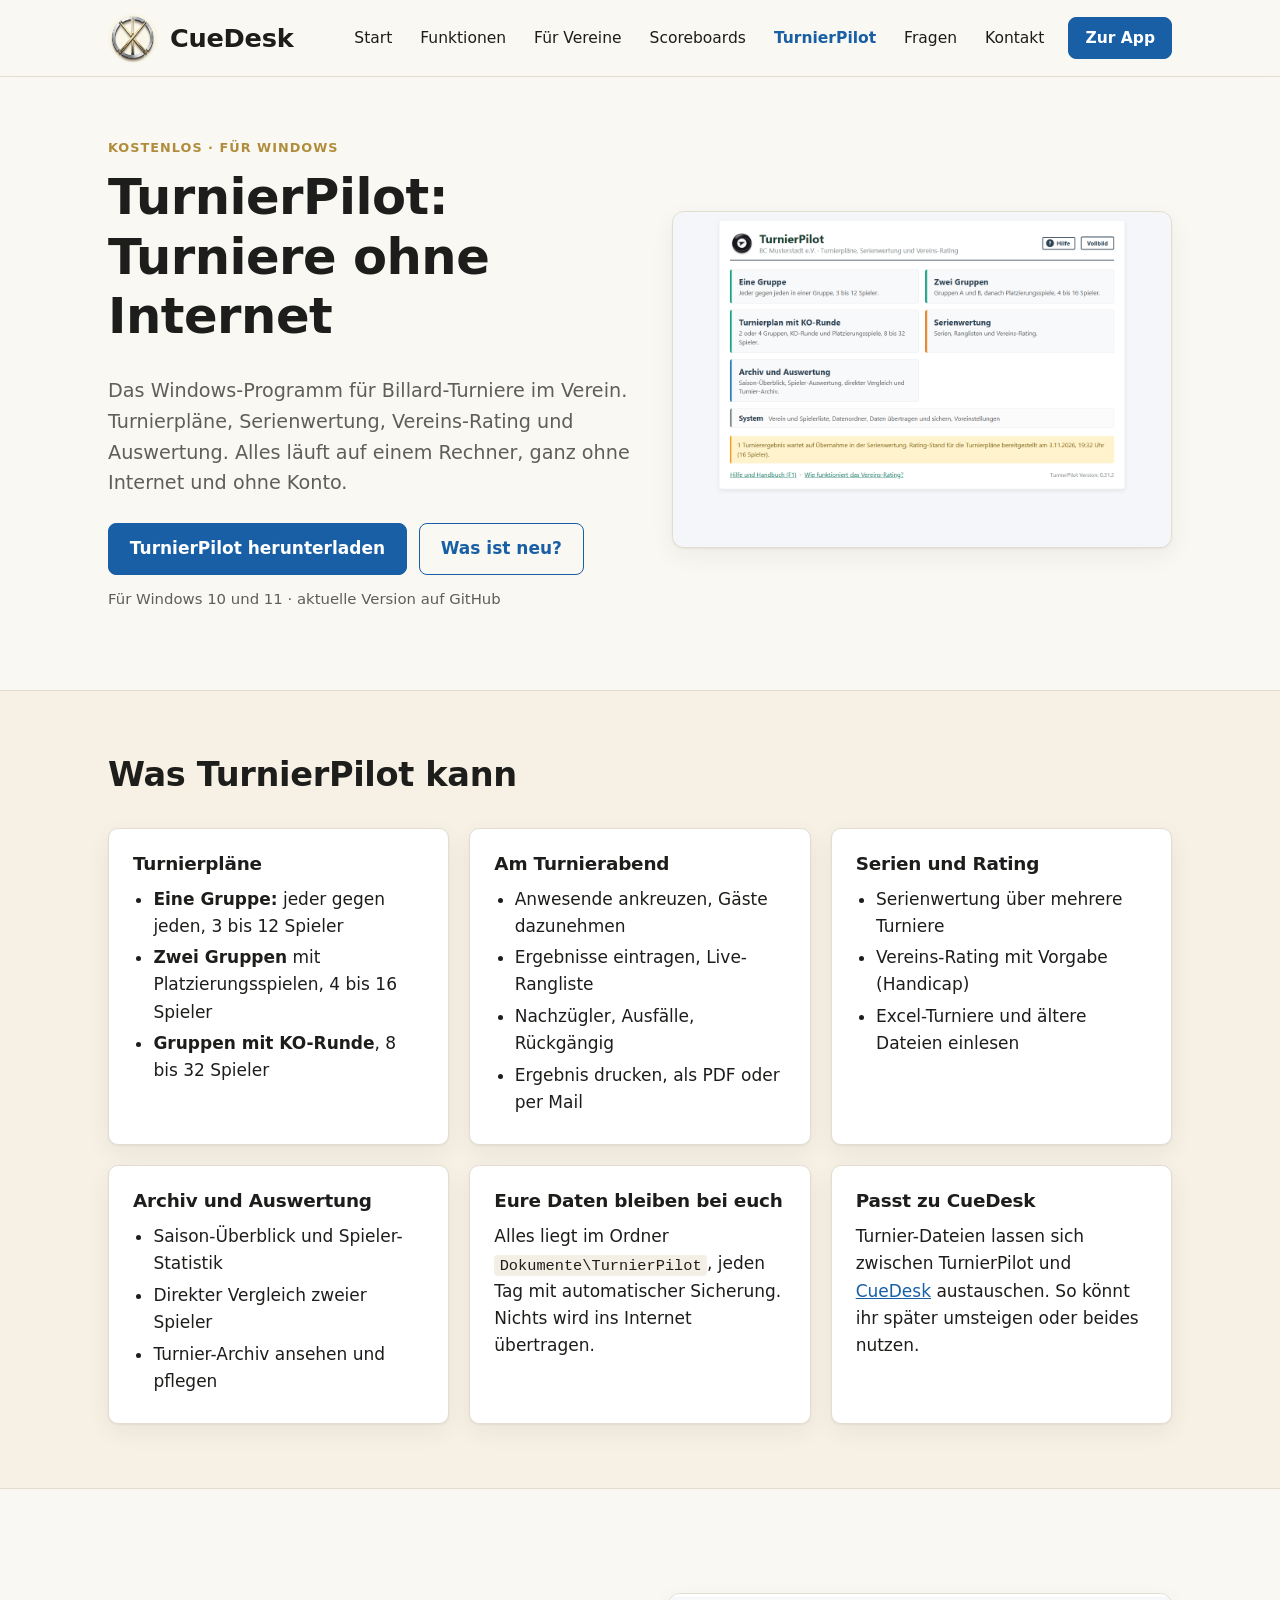
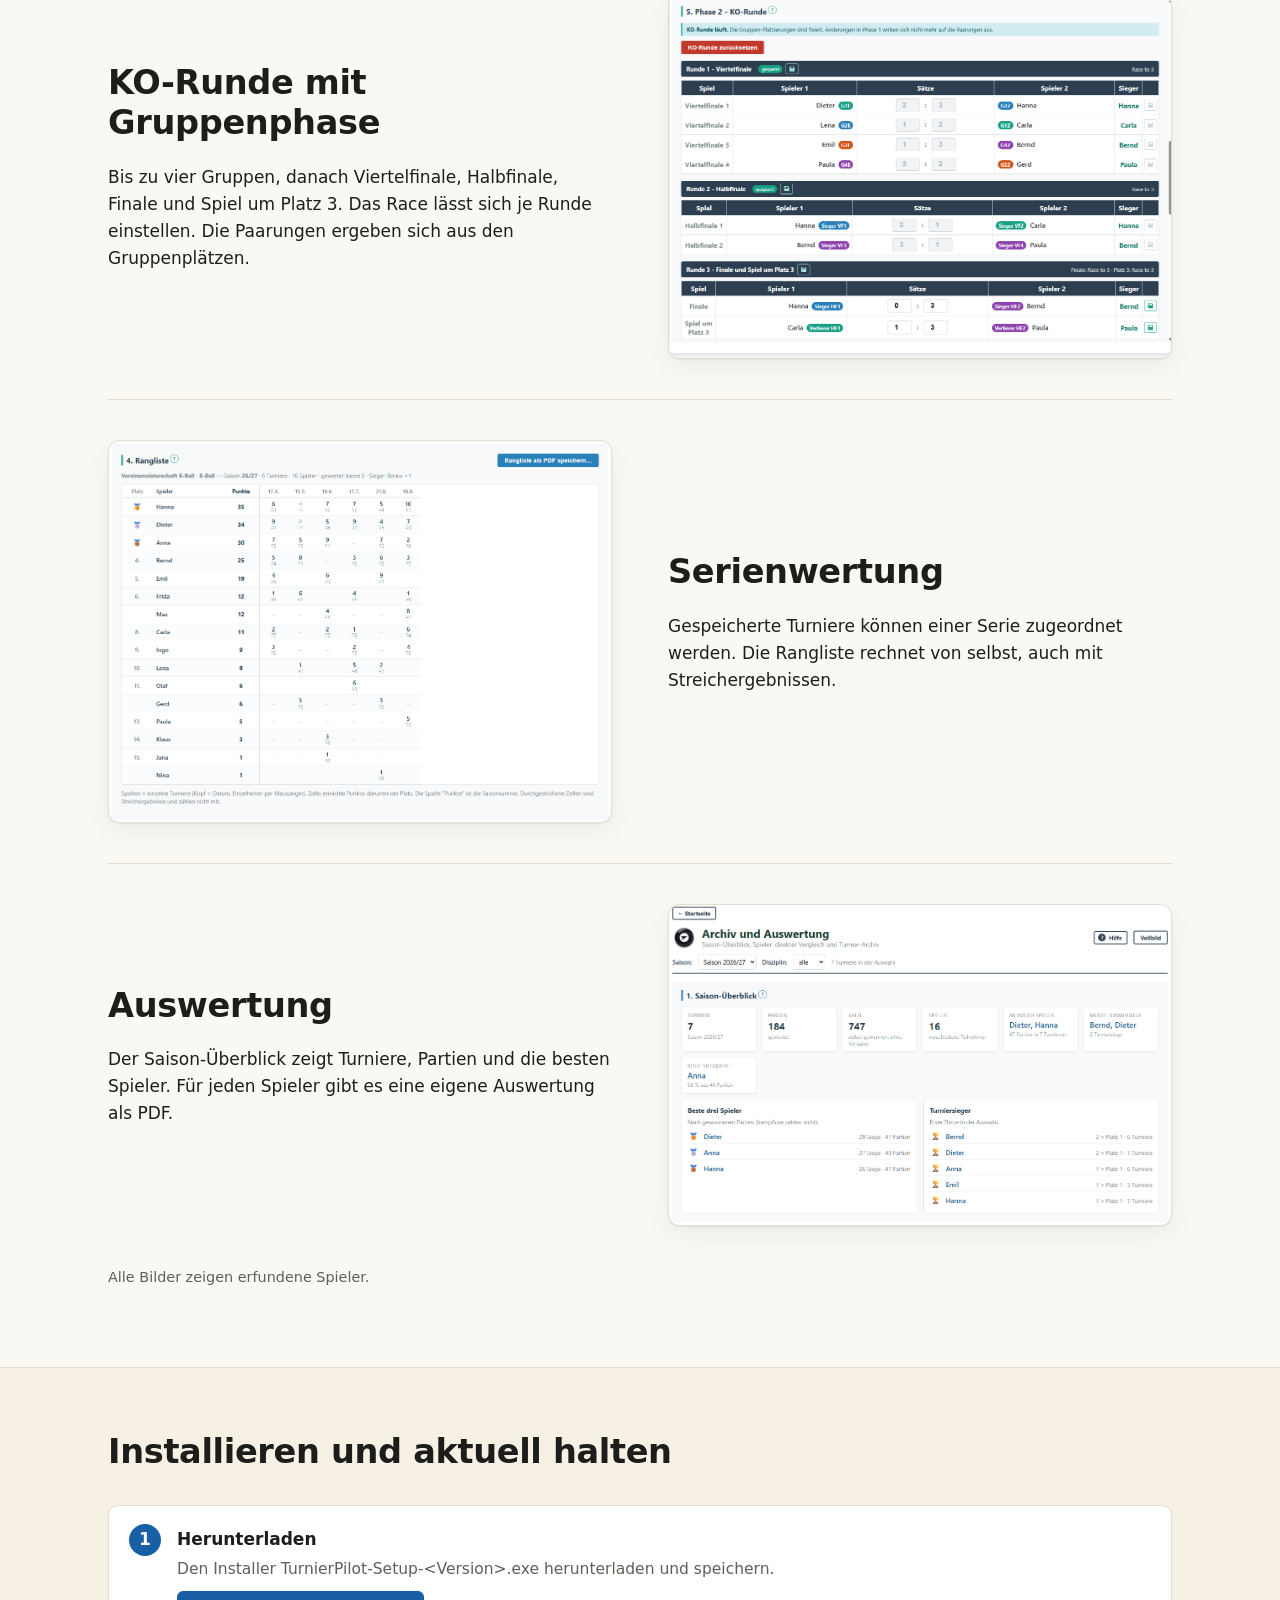
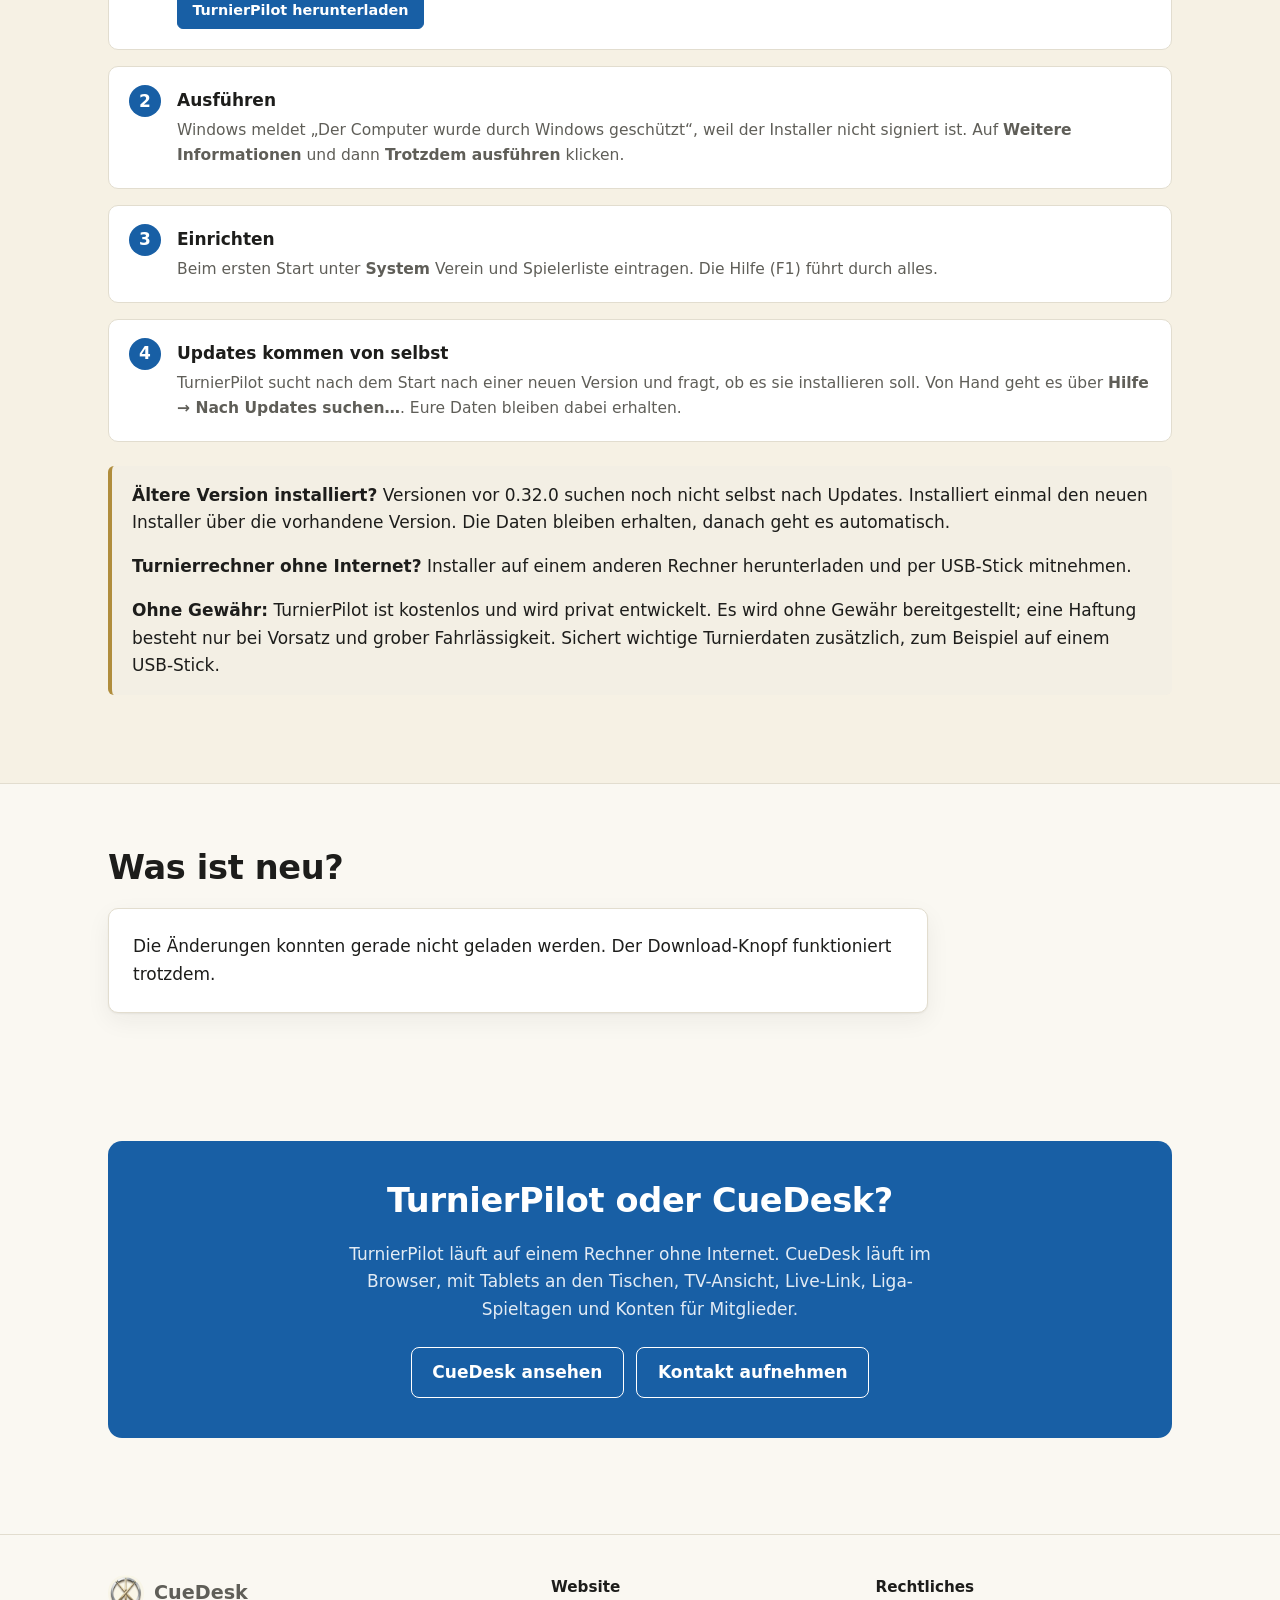
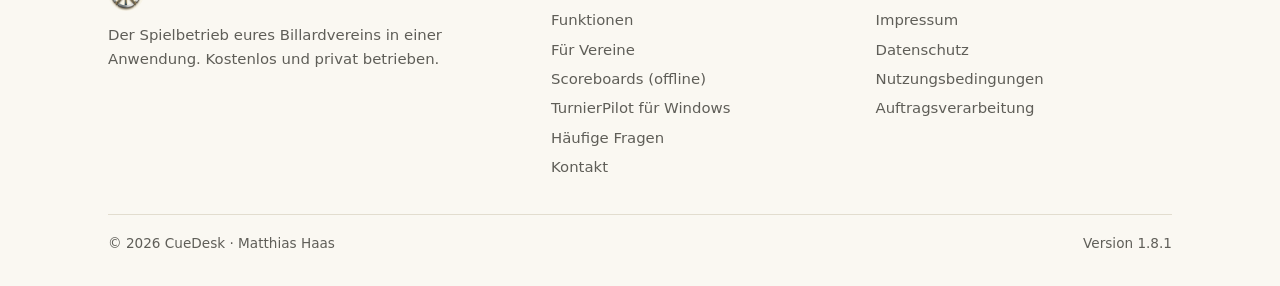
<file: turnierpilot.html>
<!doctype html>
<html lang="de">
<head>
  <meta charset="utf-8">
  <meta name="viewport" content="width=device-width, initial-scale=1">
  <title>TurnierPilot für Windows · CueDesk</title>
  <meta name="description" content="TurnierPilot: kostenloses Windows-Programm für Billard-Turniere im Verein. Turnierpläne, Serienwertung, Vereins-Rating und Auswertung, ohne Internet. Mit automatischen Updates.">
  <meta property="og:title" content="TurnierPilot für Windows · CueDesk">
  <meta property="og:description" content="TurnierPilot: kostenloses Windows-Programm für Billard-Turniere im Verein. Turnierpläne, Serienwertung, Vereins-Rating und Auswertung, ohne Internet. Mit automatischen Updates.">
  <meta property="og:image" content="https://www.cuedesk.de/bilder/icon-192.png">
  <meta property="og:locale" content="de_DE">
  <meta name="theme-color" content="#f6f1e4">
  <link rel="icon" type="image/png" sizes="32x32" href="bilder/favicon-32.png">
  <link rel="icon" type="image/png" sizes="48x48" href="bilder/favicon-48.png">
  <link rel="apple-touch-icon" href="bilder/apple-touch-icon.png">
  <link rel="stylesheet" href="assets/stil.css">
</head>
<body>
  <header class="kopf">
    <div class="huelle">
      <a class="marke" href="index.html"><img src="bilder/icon-192.png" alt="" width="36" height="36">CueDesk</a>
      <button class="menue-knopf" type="button" aria-expanded="false" aria-controls="navi">Menü</button>
      <nav class="navi" id="navi" aria-label="Hauptmenü">
        <a href="index.html">Start</a>
        <a href="funktionen.html">Funktionen</a>
        <a href="fuer-vereine.html">Für Vereine</a>
        <a href="scoreboards.html">Scoreboards</a>
        <a href="turnierpilot.html">TurnierPilot</a>
        <a href="fragen.html">Fragen</a>
        <a href="kontakt.html">Kontakt</a>
        <a class="knopf" href="https://app.cuedesk.de">Zur App</a>
      </nav>
    </div>
  </header>

  <main>
    <section class="buehne">
      <div class="huelle">
        <div>
          <span class="dachzeile">Kostenlos · für Windows</span>
          <h1>TurnierPilot: Turniere ohne Internet</h1>
          <p class="unterzeile">Das Windows-Programm für Billard-Turniere im Verein. Turnierpläne, Serienwertung, Vereins-Rating und Auswertung. Alles läuft auf einem Rechner, ganz ohne Internet und ohne Konto.</p>
          <div class="knopfreihe">
            <a class="knopf" id="tp-download" href="https://github.com/DauCoder2001/turnierpilot/releases/download/v0.32.1/TurnierPilot-Setup-0.32.1.exe">TurnierPilot herunterladen</a>
            <a class="knopf zweit" href="#neu">Was ist neu?</a>
          </div>
          <p id="tp-info" style="margin-top:.8rem;color:var(--text-leise);font-size:.93rem">Für Windows 10 und 11 · aktuelle Version auf GitHub</p>
        </div>
        <figure class="bildschirm" style="margin:0">
          <img src="bilder/turnierpilot/startseite.png" width="1280" height="860" alt="Startseite von TurnierPilot mit den Kacheln Eine Gruppe, Zwei Gruppen, Turnierplan mit KO-Runde, Serienwertung, Archiv und Auswertung sowie System">
        </figure>
      </div>
    </section>

    <section class="abschnitt getoent">
      <div class="huelle">
        <h2>Was TurnierPilot kann</h2>
        <div class="raster drei">
          <article class="karte">
            <h3>Turnierpläne</h3>
            <ul>
              <li><strong>Eine Gruppe:</strong> jeder gegen jeden, 3 bis 12 Spieler</li>
              <li><strong>Zwei Gruppen</strong> mit Platzierungsspielen, 4 bis 16 Spieler</li>
              <li><strong>Gruppen mit KO-Runde</strong>, 8 bis 32 Spieler</li>
            </ul>
          </article>
          <article class="karte">
            <h3>Am Turnierabend</h3>
            <ul>
              <li>Anwesende ankreuzen, Gäste dazunehmen</li>
              <li>Ergebnisse eintragen, Live-Rangliste</li>
              <li>Nachzügler, Ausfälle, Rückgängig</li>
              <li>Ergebnis drucken, als PDF oder per Mail</li>
            </ul>
          </article>
          <article class="karte">
            <h3>Serien und Rating</h3>
            <ul>
              <li>Serienwertung über mehrere Turniere</li>
              <li>Vereins-Rating mit Vorgabe (Handicap)</li>
              <li>Excel-Turniere und ältere Dateien einlesen</li>
            </ul>
          </article>
          <article class="karte">
            <h3>Archiv und Auswertung</h3>
            <ul>
              <li>Saison-Überblick und Spieler-Statistik</li>
              <li>Direkter Vergleich zweier Spieler</li>
              <li>Turnier-Archiv ansehen und pflegen</li>
            </ul>
          </article>
          <article class="karte">
            <h3>Eure Daten bleiben bei euch</h3>
            <p>Alles liegt im Ordner <code>Dokumente\TurnierPilot</code>, jeden Tag mit automatischer Sicherung. Nichts wird ins Internet übertragen.</p>
          </article>
          <article class="karte">
            <h3>Passt zu CueDesk</h3>
            <p>Turnier-Dateien lassen sich zwischen TurnierPilot und <a href="funktionen.html">CueDesk</a> austauschen. So könnt ihr später umsteigen oder beides nutzen.</p>
          </article>
        </div>
      </div>
    </section>

    <section class="abschnitt">
      <div class="huelle">
        <div class="block">
          <div class="block-text">
            <h2>KO-Runde mit Gruppenphase</h2>
            <p>Bis zu vier Gruppen, danach Viertelfinale, Halbfinale, Finale und Spiel um Platz 3. Das Race lässt sich je Runde einstellen. Die Paarungen ergeben sich aus den Gruppenplätzen.</p>
          </div>
          <figure class="bildschirm" style="margin:0"><img src="bilder/turnierpilot/ko-runde.png" width="1200" height="871" loading="lazy" alt="KO-Runde in TurnierPilot mit Viertelfinale, Halbfinale, Finale und Spiel um Platz 3"></figure>
        </div>
        <div class="block gedreht">
          <div class="block-text">
            <h2>Serienwertung</h2>
            <p>Gespeicherte Turniere können einer Serie zugeordnet werden. Die Rangliste rechnet von selbst, auch mit Streichergebnissen.</p>
          </div>
          <figure class="bildschirm" style="margin:0"><img src="bilder/turnierpilot/serie-rangliste.png" width="1191" height="903" loading="lazy" alt="Rangliste einer Serie in TurnierPilot"></figure>
        </div>
        <div class="block">
          <div class="block-text">
            <h2>Auswertung</h2>
            <p>Der Saison-Überblick zeigt Turniere, Partien und die besten Spieler. Für jeden Spieler gibt es eine eigene Auswertung als PDF.</p>
          </div>
          <figure class="bildschirm" style="margin:0"><img src="bilder/turnierpilot/auswertung-ueberblick.png" width="1191" height="759" loading="lazy" alt="Saison-Überblick in Archiv und Auswertung von TurnierPilot"></figure>
        </div>
        <p style="color:var(--text-leise);font-size:.9rem">Alle Bilder zeigen erfundene Spieler.</p>
      </div>
    </section>

    <section class="abschnitt getoent" id="installieren">
      <div class="huelle">
        <h2>Installieren und aktuell halten</h2>
        <ol class="schritte">
          <li><strong>Herunterladen</strong><p>Den Installer <span id="tp-dateiname">TurnierPilot-Setup-&lt;Version&gt;.exe</span> herunterladen und speichern.</p><a class="knopf klein" data-tp-download href="https://github.com/DauCoder2001/turnierpilot/releases/download/v0.32.1/TurnierPilot-Setup-0.32.1.exe">TurnierPilot herunterladen</a></li>
          <li><strong>Ausführen</strong><p>Windows meldet „Der Computer wurde durch Windows geschützt“, weil der Installer nicht signiert ist. Auf <strong>Weitere Informationen</strong> und dann <strong>Trotzdem ausführen</strong> klicken.</p></li>
          <li><strong>Einrichten</strong><p>Beim ersten Start unter <strong>System</strong> Verein und Spielerliste eintragen. Die Hilfe (F1) führt durch alles.</p></li>
          <li><strong>Updates kommen von selbst</strong><p>TurnierPilot sucht nach dem Start nach einer neuen Version und fragt, ob es sie installieren soll. Von Hand geht es über <strong>Hilfe → Nach Updates suchen…</strong>. Eure Daten bleiben dabei erhalten.</p></li>
        </ol>
        <div class="kasten">
          <p><strong>Ältere Version installiert?</strong> Versionen vor 0.32.0 suchen noch nicht selbst nach Updates. Installiert einmal den neuen Installer über die vorhandene Version. Die Daten bleiben erhalten, danach geht es automatisch.</p>
          <p><strong>Turnierrechner ohne Internet?</strong> Installer auf einem anderen Rechner herunterladen und per USB-Stick mitnehmen.</p>
          <p><strong>Ohne Gewähr:</strong> TurnierPilot ist kostenlos und wird privat entwickelt. Es wird ohne Gewähr bereitgestellt; eine Haftung besteht nur bei Vorsatz und grober Fahrlässigkeit. Sichert wichtige Turnierdaten zusätzlich, zum Beispiel auf einem USB-Stick.</p>
        </div>
      </div>
    </section>

    <section class="abschnitt" id="neu">
      <div class="huelle">
        <h2>Was ist neu?</h2>
        <div id="tp-neu" class="karte" style="max-width:820px">
          <p>Die Änderungen der aktuellen Version werden geladen …</p>
        </div>
        <div id="tp-frueher" hidden style="max-width:820px;margin-top:1.5rem"><h3>Frühere Versionen</h3><div id="tp-frueher-liste"></div><p style="color:var(--text-leise);font-size:.93rem">Ältere Versionen braucht ihr normalerweise nicht: Jede Version aktualisiert sich ab 0.32.0 selbst auf die neueste.</p></div>
      </div>
    </section>

    <section class="abschnitt">
      <div class="huelle">
        <div class="aufruf">
          <h2>TurnierPilot oder CueDesk?</h2>
          <p>TurnierPilot läuft auf einem Rechner ohne Internet. CueDesk läuft im Browser, mit Tablets an den Tischen, TV-Ansicht, Live-Link, Liga-Spieltagen und Konten für Mitglieder.</p>
          <div class="knopfreihe">
            <a class="knopf zweit" href="funktionen.html">CueDesk ansehen</a>
            <a class="knopf zweit" href="kontakt.html">Kontakt aufnehmen</a>
          </div>
        </div>
      </div>
    </section>

    <script src="assets/turnierpilot.js"></script>
  </main>

  <footer class="fuss">
    <div class="huelle">
      <div>
        <a class="marke" href="index.html"><img src="bilder/icon-192.png" alt="" width="36" height="36">CueDesk</a>
        <p style="margin-top:.8rem">Der Spielbetrieb eures Billardvereins in einer Anwendung. Kostenlos und privat betrieben.</p>
      </div>
      <div>
        <h4>Website</h4>
        <ul>
          <li><a href="funktionen.html">Funktionen</a></li>
          <li><a href="fuer-vereine.html">Für Vereine</a></li>
          <li><a href="scoreboards.html">Scoreboards (offline)</a></li>
          <li><a href="turnierpilot.html">TurnierPilot für Windows</a></li>
          <li><a href="fragen.html">Häufige Fragen</a></li>
          <li><a href="kontakt.html">Kontakt</a></li>
        </ul>
      </div>
      <div>
        <h4>Rechtliches</h4>
        <ul>
          <li><a href="https://app.cuedesk.de/impressum.html">Impressum</a></li>
          <li><a href="https://app.cuedesk.de/datenschutz.html">Datenschutz</a></li>
          <li><a href="https://app.cuedesk.de/nutzungsbedingungen.html">Nutzungsbedingungen</a></li>
          <li><a href="https://app.cuedesk.de/auftragsverarbeitung.html">Auftragsverarbeitung</a></li>
        </ul>
      </div>
      <div class="unten">
        <span>© <span data-jahr>2026</span> CueDesk · Matthias Haas</span>
        <span data-version>Version</span>
      </div>
    </div>
  </footer>

  <script src="assets/seite.js"></script>
</body>
</html>
</file>
<file: assets/stil.css>
/* CueDesk-Website – gemeinsame Gestaltung aller Seiten.
   Farben angelehnt an die App (Akzent #185fa5) und das Logo (Creme). */

:root {
  --grund: #faf8f2;
  --flaeche: #ffffff;
  --flaeche-2: #f3efe4;
  --creme: #f6f1e4;
  --rand: #e2ddcf;
  --text: #1d1d1b;
  --text-leise: #5f5e58;
  --akzent: #185fa5;
  --akzent-dunkel: #124a82;
  --akzent-hell: #e6f1fb;
  --gold: #b08d3c;
  --gut: #0f6e56;
  --radius: 10px;
  --breite: 1120px;
  --schatten: 0 1px 2px rgba(29, 29, 27, .06), 0 8px 24px rgba(29, 29, 27, .06);
}

@media (prefers-color-scheme: dark) {
  :root:not([data-theme="light"]) {
    --grund: #14161a;
    --flaeche: #1c1f24;
    --flaeche-2: #23272d;
    --creme: #1f2126;
    --rand: #33373e;
    --text: #ececea;
    --text-leise: #a6a9ae;
    --akzent: #6aa8e8;
    --akzent-dunkel: #8dbdf0;
    --akzent-hell: #1d2c3d;
    --gold: #d2b46a;
    --gut: #4cc39e;
    --schatten: 0 1px 2px rgba(0, 0, 0, .3), 0 8px 24px rgba(0, 0, 0, .25);
  }
}

* { box-sizing: border-box; }

html { scroll-behavior: smooth; }

body {
  margin: 0;
  background: var(--grund);
  color: var(--text);
  font-family: system-ui, -apple-system, "Segoe UI", Roboto, Arial, sans-serif;
  font-size: 17px;
  line-height: 1.6;
  -webkit-text-size-adjust: 100%;
}

img { max-width: 100%; height: auto; display: block; }

a { color: var(--akzent); }
a:hover { color: var(--akzent-dunkel); }

h1, h2, h3 { line-height: 1.2; margin: 0 0 .6em; letter-spacing: -.01em; }
h1 { font-size: clamp(2rem, 5vw, 3.1rem); }
h2 { font-size: clamp(1.5rem, 3.4vw, 2.1rem); }
h3 { font-size: 1.15rem; }
p { margin: 0 0 1em; }

.huelle { max-width: var(--breite); margin: 0 auto; padding: 0 16px; }
@media (min-width: 700px) { .huelle { padding: 0 28px; } }

/* ---------- Kopf ---------- */

.kopf {
  position: sticky; top: 0; z-index: 10;
  background: color-mix(in srgb, var(--grund) 88%, transparent);
  backdrop-filter: blur(8px);
  border-bottom: 1px solid var(--rand);
}
.kopf .huelle { display: flex; align-items: center; gap: 16px; min-height: 76px; }

.marke { display: flex; align-items: center; gap: 10px; text-decoration: none; color: var(--text); font-weight: 700; font-size: 1.2rem; }
.marke img { width: 36px; height: 36px; border-radius: 50%; }
.kopf .marke { gap: 12px; font-size: 1.6rem; letter-spacing: -.01em; }
.kopf .marke img { width: 50px; height: 50px; }

.navi { margin-left: auto; display: flex; align-items: center; gap: 4px; }
.navi a { color: var(--text); text-decoration: none; padding: 8px 12px; border-radius: 8px; font-size: .97rem; }
.navi a:hover { background: var(--flaeche-2); }
.navi a[aria-current="page"] { color: var(--akzent); font-weight: 600; }
.navi .knopf { margin-left: 8px; }

.menue-knopf {
  display: none; margin-left: auto;
  background: none; border: 1px solid var(--rand); border-radius: 8px;
  padding: 8px 12px; font: inherit; color: var(--text); cursor: pointer;
}

@media (max-width: 1060px) {
  .menue-knopf { display: block; }
  .navi {
    display: none; position: absolute; top: 76px; left: 0; right: 0;
    flex-direction: column; align-items: stretch; gap: 0;
    background: var(--grund); border-bottom: 1px solid var(--rand); padding: 8px 16px 16px;
  }
  .navi.offen { display: flex; }
  .navi a { padding: 12px; }
  .navi .knopf { margin: 8px 0 0; text-align: center; }
}

/* ---------- Knöpfe ---------- */

.knopf {
  display: inline-block; padding: .7rem 1.3rem; border-radius: 8px;
  background: var(--akzent); color: #fff !important; text-decoration: none; font-weight: 600;
  border: 1px solid var(--akzent); transition: background .15s;
}
.knopf:hover { background: var(--akzent-dunkel); border-color: var(--akzent-dunkel); }
.knopf.zweit { background: transparent; color: var(--akzent) !important; }
.knopf.zweit:hover { background: var(--akzent-hell); }
.knopf.klein { padding: .4rem .9rem; font-size: .9rem; border-radius: 6px; }
.navi .knopf { padding: .5rem 1rem; }
@media (prefers-color-scheme: dark) {
  :root:not([data-theme="light"]) .knopf:not(.zweit) { color: #0d1620 !important; }
}

.knopfreihe { display: flex; flex-wrap: wrap; gap: 12px; margin-top: 1.5rem; }

/* ---------- Abschnitte ---------- */

.abschnitt { padding: 64px 0; }
.abschnitt.getoent { background: var(--creme); border-top: 1px solid var(--rand); border-bottom: 1px solid var(--rand); }
.abschnitt .einleitung { max-width: 720px; color: var(--text-leise); font-size: 1.08rem; }
.dachzeile { display: inline-block; color: var(--gold); font-weight: 700; text-transform: uppercase; letter-spacing: .08em; font-size: .8rem; margin-bottom: .6rem; }

/* Startbereich */
.buehne { padding: 56px 0 64px; }
.buehne .huelle { display: grid; gap: 40px; align-items: center; }
@media (min-width: 900px) { .buehne .huelle { grid-template-columns: 1.05fr 1fr; } }
.buehne .unterzeile { font-size: 1.2rem; color: var(--text-leise); max-width: 560px; }
.merkmale-kurz { list-style: none; padding: 0; margin: 1.5rem 0 0; display: flex; flex-wrap: wrap; gap: 8px 18px; color: var(--text-leise); font-size: .95rem; }
.merkmale-kurz li::before { content: "✓ "; color: var(--gut); font-weight: 700; }

/* Seitenkopf der Unterseiten */
.seitenkopf { padding: 48px 0 8px; }
.seitenkopf p { max-width: 720px; color: var(--text-leise); font-size: 1.15rem; }

/* ---------- Karten ---------- */

.raster { display: grid; gap: 20px; margin-top: 32px; }
@media (min-width: 640px) { .raster.zwei, .raster.drei { grid-template-columns: repeat(2, 1fr); } }
@media (min-width: 960px) { .raster.drei { grid-template-columns: repeat(3, 1fr); } }

.karte {
  background: var(--flaeche); border: 1px solid var(--rand); border-radius: var(--radius);
  padding: 24px; box-shadow: var(--schatten);
}
.karte h3 { display: flex; align-items: center; gap: 10px; }
.karte p:last-child, .karte ul:last-child { margin-bottom: 0; }
.karte ul { padding-left: 1.2em; margin: 0 0 1em; }
.karte li { margin-bottom: .25em; }
.symbol {
  flex: none; width: 38px; height: 38px; border-radius: 9px; display: grid; place-items: center;
  background: var(--akzent-hell); color: var(--akzent);
}
.symbol svg { width: 22px; height: 22px; }

/* Funktionsblöcke mit Bild */
.block { display: grid; gap: 32px; align-items: center; padding: 40px 0; border-top: 1px solid var(--rand); }
.block:first-of-type { border-top: 0; }
@media (min-width: 900px) {
  .block { grid-template-columns: 1fr 1fr; gap: 56px; }
  .block.gedreht .block-text { order: 2; }
}
.block ul { padding-left: 1.2em; }
.block li { margin-bottom: .35em; }

/* ---------- Bildplatzhalter (bis Bildschirmfotos da sind) ---------- */

.bildplatz {
  position: relative; border: 1px solid var(--rand); border-radius: 12px; overflow: hidden;
  background: var(--flaeche); box-shadow: var(--schatten);
}
.bildplatz .leiste { display: flex; gap: 6px; padding: 10px 12px; background: var(--flaeche-2); border-bottom: 1px solid var(--rand); }
.bildplatz .leiste i { width: 10px; height: 10px; border-radius: 50%; background: var(--rand); }
.bildplatz .inhalt { aspect-ratio: 16 / 10; padding: 18px; display: grid; gap: 10px; align-content: start; }
.bildplatz .zeile { height: 12px; border-radius: 6px; background: var(--flaeche-2); }
.bildplatz .zeile.kurz { width: 40%; }
.bildplatz .zeile.mittel { width: 70%; }
.bildplatz .zeile.akzent { background: var(--akzent-hell); }
.bildplatz .kacheln { display: grid; grid-template-columns: repeat(4, 1fr); gap: 10px; margin-top: 6px; }
.bildplatz .kacheln b { aspect-ratio: 4 / 3; border-radius: 8px; background: var(--flaeche-2); border: 1px solid var(--rand); }
.bildplatz .kacheln b:nth-child(odd) { background: var(--akzent-hell); }
.bildplatz .hinweis {
  position: absolute; left: 50%; bottom: 14px; transform: translateX(-50%);
  background: var(--flaeche); border: 1px dashed var(--rand); color: var(--text-leise);
  font-size: .82rem; padding: 4px 12px; border-radius: 999px; white-space: nowrap;
}
.bildplatz.tafel .inhalt { grid-template-columns: 1fr auto 1fr; align-items: center; text-align: center; align-content: center; }
.bildplatz.tafel .stand { font-size: clamp(2.4rem, 7vw, 4rem); font-weight: 800; color: var(--akzent); font-variant-numeric: tabular-nums; }
.bildplatz.tafel .name { color: var(--text-leise); font-size: .9rem; }
.bildplatz.tafel .trenner { color: var(--rand); font-size: 2rem; }

/* ---------- Schritte ---------- */

.schritte { counter-reset: schritt; list-style: none; padding: 0; margin: 32px 0 0; display: grid; gap: 16px; }
@media (min-width: 900px) { .schritte.waagerecht { grid-template-columns: repeat(4, 1fr); } }
.schritte li {
  counter-increment: schritt; position: relative; padding: 20px 20px 20px 68px;
  background: var(--flaeche); border: 1px solid var(--rand); border-radius: var(--radius);
}
.schritte li::before {
  content: counter(schritt); position: absolute; left: 20px; top: 18px;
  width: 32px; height: 32px; border-radius: 50%; display: grid; place-items: center;
  background: var(--akzent); color: #fff; font-weight: 700;
}
@media (prefers-color-scheme: dark) {
  :root:not([data-theme="light"]) .schritte li::before { color: #0d1620; }
}
.schritte li > strong { display: block; margin-bottom: 4px; }
.schritte li .knopf { margin-top: .6rem; }
.schritte li p { margin: 0; color: var(--text-leise); font-size: .97rem; }

/* ---------- Fragen ---------- */

.fragen { max-width: 820px; margin-top: 24px; }
.fragen h2 { margin-top: 2rem; font-size: 1.35rem; }
.fragen details { background: var(--flaeche); border: 1px solid var(--rand); border-radius: var(--radius); margin-bottom: 10px; }
.fragen summary { cursor: pointer; padding: 16px 20px; font-weight: 600; list-style: none; display: flex; justify-content: space-between; gap: 16px; }
.fragen summary::-webkit-details-marker { display: none; }
.fragen summary::after { content: "+"; color: var(--akzent); font-size: 1.3rem; line-height: 1; }
.fragen details[open] summary::after { content: "–"; }
.fragen details > div { padding: 0 20px 16px; color: var(--text-leise); }
.fragen details > div p:last-child { margin: 0; }

/* ---------- Hinweiskasten / Aufruf ---------- */

.aufruf {
  background: var(--akzent); color: #fff; border-radius: 14px; padding: 40px 28px; text-align: center;
}
.aufruf h2 { color: #fff; }
.aufruf p { color: rgba(255, 255, 255, .88); max-width: 620px; margin: 0 auto 1.4rem; }
.aufruf .knopf { background: #fff; color: var(--akzent) !important; border-color: #fff; }
.aufruf .knopf:hover { background: var(--akzent-hell); }
.aufruf .knopf.zweit { background: transparent; color: #fff !important; }
.aufruf .knopfreihe { justify-content: center; }
@media (prefers-color-scheme: dark) {
  :root:not([data-theme="light"]) .aufruf { background: var(--akzent-hell); border: 1px solid var(--rand); }
  :root:not([data-theme="light"]) .aufruf h2 { color: var(--text); }
  :root:not([data-theme="light"]) .aufruf p { color: var(--text-leise); }
  :root:not([data-theme="light"]) .aufruf .knopf { background: var(--akzent); color: #0d1620 !important; border-color: var(--akzent); }
  :root:not([data-theme="light"]) .aufruf .knopf.zweit { background: transparent; color: var(--akzent) !important; }
}

.kasten { background: var(--flaeche-2); border-left: 4px solid var(--gold); border-radius: 6px; padding: 16px 20px; margin: 24px 0; }
.kasten p:last-child { margin: 0; }

/* ---------- Fuß ---------- */

.fuss { border-top: 1px solid var(--rand); padding: 40px 0 32px; margin-top: 32px; color: var(--text-leise); font-size: .93rem; }
.fuss .huelle { display: grid; gap: 28px; }
@media (min-width: 760px) { .fuss .huelle { grid-template-columns: 1.4fr 1fr 1fr; } }
.fuss h4 { margin: 0 0 .6rem; color: var(--text); font-size: .95rem; }
.fuss ul { list-style: none; padding: 0; margin: 0; }
.fuss li { margin-bottom: .35rem; }
.fuss a { color: var(--text-leise); text-decoration: none; }
.fuss a:hover { color: var(--akzent); text-decoration: underline; }
.fuss .unten { grid-column: 1 / -1; border-top: 1px solid var(--rand); padding-top: 18px; font-size: .85rem; display: flex; flex-wrap: wrap; justify-content: space-between; gap: 8px; }

/* Echte Bildschirmfotos */
.bildschirm img { border: 1px solid var(--rand); border-radius: 12px; box-shadow: var(--schatten); background: #fff; }
.bildschirm figcaption { margin-top: .6rem; color: var(--text-leise); font-size: .9rem; text-align: center; }
.bildschirm img.zoombar { cursor: zoom-in; transition: transform .15s ease; }
.bildschirm img.zoombar:hover { transform: scale(1.01); }
.bildschirm img.zoombar:focus-visible { outline: 3px solid var(--akzent); outline-offset: 3px; }
.gross-offen { overflow: hidden; }
dialog.gross { border: 0; padding: 0; margin: auto; background: transparent; max-width: 96vw; max-height: 96vh; overflow: visible; cursor: zoom-out; }
dialog.gross::backdrop { background: rgba(0, 0, 0, .82); }
dialog.gross img { display: block; max-width: 96vw; max-height: calc(96vh - 3rem); width: auto; height: auto; border-radius: 8px; background: #fff; box-shadow: 0 10px 40px rgba(0, 0, 0, .5); }
.gross-text { margin: .6rem 0 0; color: #eee; font-size: .9rem; text-align: center; }
.gross-zu { position: fixed; top: 12px; right: 16px; width: 44px; height: 44px; border: 0; border-radius: 50%; background: rgba(255, 255, 255, .15); color: #fff; font-size: 1.8rem; line-height: 1; cursor: pointer; }
.gross-zu:hover, .gross-zu:focus-visible { background: rgba(255, 255, 255, .3); }
@media (prefers-reduced-motion: reduce) { .bildschirm img.zoombar { transition: none; } .bildschirm img.zoombar:hover { transform: none; } }

code { font-family: ui-monospace, Consolas, monospace; font-size: .9em; background: var(--flaeche-2); padding: .1em .35em; border-radius: 4px; }

/* Sprungziele nicht unter dem festen Kopf verstecken */
[id] { scroll-margin-top: 80px; }
</file>
